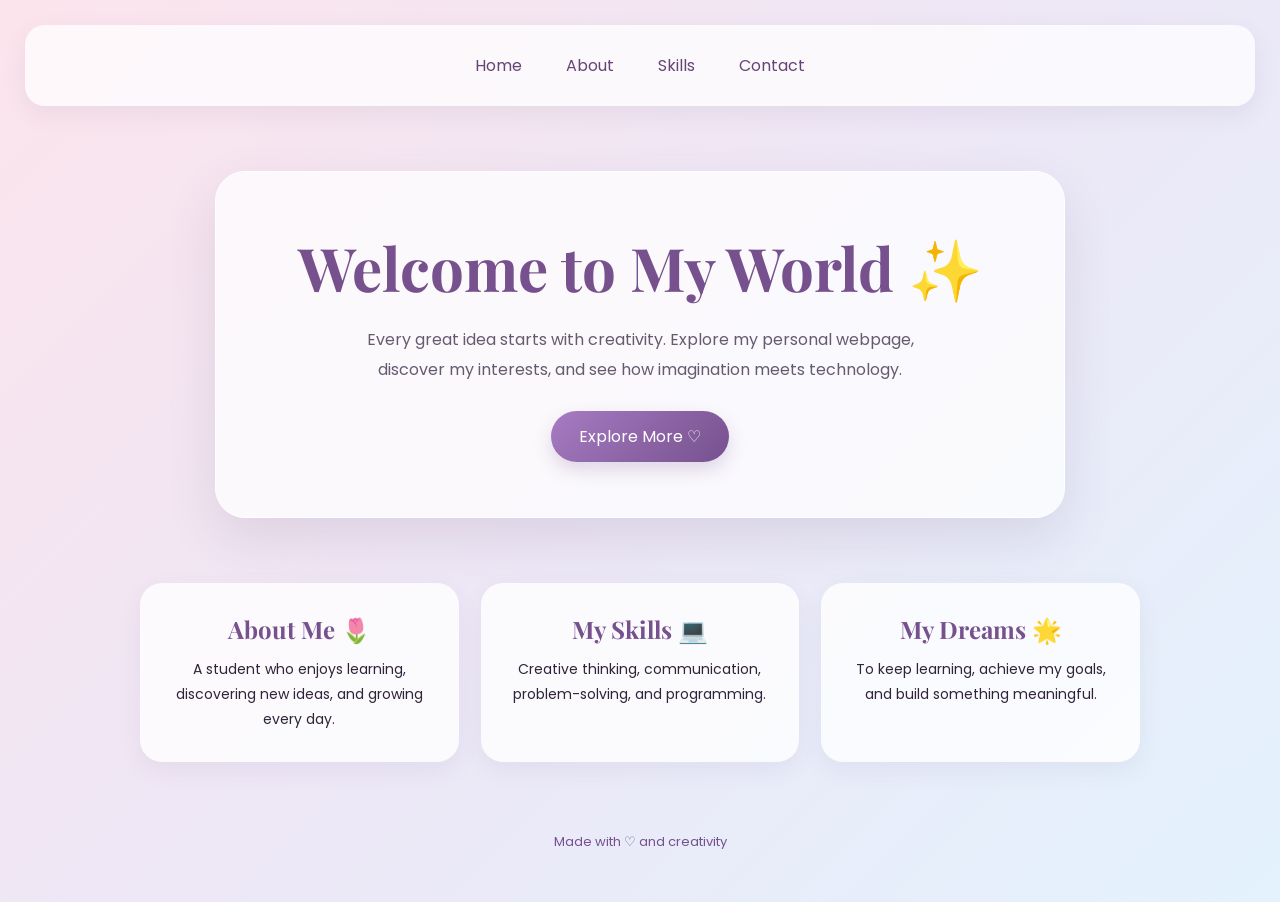
<file: aboutme.html>
<!DOCTYPE html>
<html lang="en">
<head>
    <meta charset="UTF-8">
    <meta name="viewport" content="width=device-width, initial-scale=1.0">
    <title>My Creative Webpage</title>

    <!-- Google Fonts -->
    <link rel="preconnect" href="https://fonts.googleapis.com">
    <link rel="preconnect" href="https://fonts.gstatic.com" crossorigin>
    <link href="https://fonts.googleapis.com/css2?family=Playfair+Display:wght@600;700&family=Poppins:wght@300;400;500;600;700&display=swap" rel="stylesheet">

    <style>
        * {
            margin: 0;
            padding: 0;
            box-sizing: border-box;
        }

        body {
            font-family: 'Poppins', sans-serif;
            background: linear-gradient(135deg, #fce4ec, #ede7f6, #e3f2fd);
            color: #30243a;
            min-height: 100vh;
            padding: 25px;
        }

        nav {
            display: flex;
            justify-content: center;
            flex-wrap: wrap;
            gap: 12px;
            padding: 18px;
            background: rgba(255, 255, 255, 0.75);
            border-radius: 20px;
            box-shadow: 0 8px 25px #59436b15;
        }

        nav a {
            text-decoration: none;
            color: #674477;
            padding: 10px 16px;
            border-radius: 25px;
            transition: 0.3s;
        }

        nav a:hover {
            background: #8e6bb3;
            color: white;
            transform: translateY(-3px);
        }

        .hero {
            max-width: 850px;
            margin: 65px auto;
            padding: 55px 25px;
            text-align: center;
            background: rgba(255, 255, 255, 0.75);
            border: 1px solid #ffffff;
            border-radius: 30px;
            box-shadow: 0 20px 50px #59436b20;
            animation: appear 1s ease;
        }

        .hero h1 {
            font-family: 'Playfair Display', serif;
            font-size: clamp(35px, 7vw, 60px);
            color: #76518e;
            margin-bottom: 18px;
        }

        .hero p {
            max-width: 600px;
            margin: 0 auto 25px;
            line-height: 1.9;
            color: #665a70;
        }

        .button {
            display: inline-block;
            padding: 13px 28px;
            background: linear-gradient(135deg, #a77bc2, #76518e);
            color: white;
            text-decoration: none;
            border-radius: 30px;
            box-shadow: 0 8px 18px #76518e35;
            transition: 0.3s;
        }

        .button:hover {
            transform: translateY(-4px);
            box-shadow: 0 12px 25px #76518e45;
        }

        .cards {
            max-width: 1000px;
            margin: 0 auto 45px;
            display: grid;
            grid-template-columns: repeat(auto-fit, minmax(220px, 1fr));
            gap: 22px;
        }

        .card {
            padding: 30px 22px;
            background: rgba(255, 255, 255, 0.8);
            border-radius: 22px;
            text-align: center;
            box-shadow: 0 8px 25px #59436b12;
            transition: 0.3s;
        }

        .card:hover {
            transform: translateY(-7px);
        }

        .card h2 {
            font-family: 'Playfair Display', serif;
            color: #76518e;
            margin-bottom: 12px;
        }

        .card p {
            font-size: 14px;
            line-height: 1.8;
        }

        footer {
            text-align: center;
            padding: 25px 10px;
            color: #76518e;
            font-size: 13px;
        }

        @keyframes appear {
            from {
                opacity: 0;
                transform: translateY(20px);
            }
            to {
                opacity: 1;
                transform: translateY(0);
            }
        }

        @media (max-width: 500px) {
            body {
                padding: 14px;
            }

            .hero {
                margin: 35px auto;
                padding: 38px 18px;
            }
        }
    </style>
</head>
<body>

    <nav>
        <a href="#home">Home</a>
        <a href="#about">About</a>
        <a href="#skills">Skills</a>
        <a href="#contact">Contact</a>
    </nav>

    <section class="hero" id="home">
        <h1>Welcome to My World ✨</h1>
        <p>
            Every great idea starts with creativity.
            Explore my personal webpage, discover my interests,
            and see how imagination meets technology.
        </p>
        <a href="#about" class="button">Explore More ♡</a>
    </section>

    <section class="cards">
        <div class="card" id="about">
            <h2>About Me 🌷</h2>
            <p>A student who enjoys learning, discovering new ideas, and growing every day.</p>
        </div>

        <div class="card" id="skills">
            <h2>My Skills 💻</h2>
            <p>Creative thinking, communication, problem-solving, and programming.</p>
        </div>

        <div class="card" id="contact">
            <h2>My Dreams 🌟</h2>
            <p>To keep learning, achieve my goals, and build something meaningful.</p>
        </div>
    </section>

    <footer>
        Made with ♡ and creativity
    </footer>

</body>
</html>
</file>
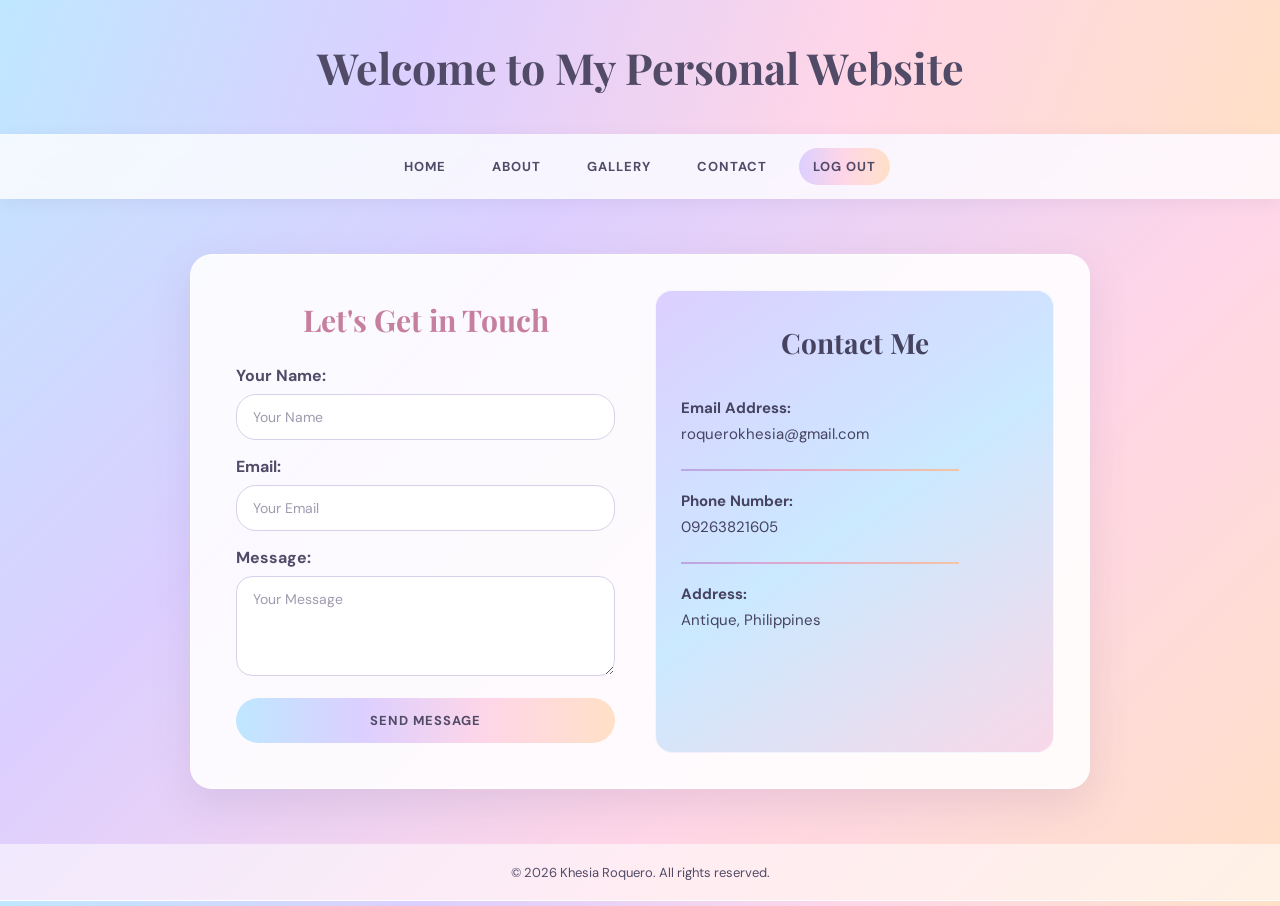
<file: contact.html>
<!DOCTYPE html> 
<html lang="en"> 
<head> 
    <meta charset="UTF-8"> 
    <meta name="viewport" content="width=device-width, initial-scale=1.0"> 
    <title>Contact - Personal Website</title> 
    <link rel="stylesheet" href="contact.css"> 
     
</head> 
<body class="contact-background"> 
    <header> 
        <h1>Welcome to My Personal Website</h1> 
    </header> 
  
    <nav> 
        <ul> 
            <li><a href="index.html">HOME</a></li> 
            <li class="dropdown"> 
                <a href="#" class="dropbtn">ABOUT</a> 
                <div class="dropdown-content"> 
                    <a href="skills.html">Skills I'm Developing</a> 
                    <a href="goals.html">My Goals as a Student</a> 
                    <a href="funfacts.html">Fun Facts About Me</a> 
                </div> 
            </li> 
  
            <li><a href="gallery.html">GALLERY</a></li> 
            <li><a href="contact.html">CONTACT</a></li> 
            <a href="javascript:void(0);" class="logout-button" onclick="confirmLogout()">LOG 
OUT</a> 
  
        </ul> 
    </nav> 
    <section id="section2"></section> 
    <section id="contact"> 
        <div class="contact-content"> 
            <!-- Contact Form --> 
            <form id="contactForm" class="contact-form"> 
                <h2>Let's Get in Touch</h2> 
                <label for="name">Your Name:</label> 
                <input type="text" id="name" name="name" placeholder="Your Name"> 
                <span class="error"  id="nameError"></span> 
     
                <label for="email">Email:</label> 
                <input type="email" id="email" name="email" placeholder="Your Email"> 
                <span class="error" id="emailError"></span> 
     
                <label for="message">Message:</label> 
                <textarea id="message" name="message" placeholder="Your Message"></textarea> 
                <span class="error" id="messageError"></span> 
     
                <button type="submit"><strong>SEND MESSAGE</strong> </button> 
            </form> 
     
            <!-- New Container for Contact Details --> 
            <div class="contact-details"> 
                <h3><center>Contact Me</center></h3> 
                <p><strong>Email Address:</strong> <br>roquerokhesia@gmail.com</p> 
                <hr width="75%" size="1" color="Orange" align="left"> 
                <p><strong>Phone Number:</strong> <br>09263821605</p> 
                <hr width="75%" size="1" color="Orange" align="left"> 
                <p><strong>Address:</strong> <br> Antique, Philippines</p> 
            </div> 
        </div> 
    </section> 
     
     
    <footer>
          <p>&copy; 2026 Khesia Roquero. All rights reserved.</p> 
    </footer> 
    <div class="footer-divider"></div> <!-- Orange line --> 
  
  
  
  
    <script> 
  const form = document.querySelector("#contactForm"); 
const nameInput = document.querySelector("#name"); 
const emailInput = document.querySelector("#email"); 
const messageInput = document.querySelector("#message"); 
  
form.addEventListener("submit", function(event) { 
    let isValid = true; 
  
    // Clear all previous error messages 
    document.querySelectorAll(".error").forEach(function(errorElement) { 
        errorElement.textContent = ""; 
    }); 
  
    // Validate Name 
    if (nameInput.value.trim() === "") { 
        document.getElementById('nameError').textContent = "Name is required"; 
        isValid = false; 
    } 
  
    // Validate Email 
    if (emailInput.value.trim() === "") { 
        document.getElementById('emailError').textContent = "Email is required"; 
        isValid = false; 
    } else if (!validateEmail(emailInput.value)) { 
        document.getElementById('emailError').textContent = "Please enter a valid email"; 
        isValid = false; 
    } 
  
    // Validate Message 
    if (messageInput.value.trim() === "") { 
        document.getElementById('messageError').textContent = "Message is required"; 
        isValid = false; 
    } 
  
    // Prevent form submission if there are errors 
    if (!isValid) { 
        event.preventDefault(); 
    } 
}); 
  
// Function to validate email format 
function validateEmail(email) { 
    const re = /^[^\s@]+@[^\s@]+\.[^\s@]+$/; 
    return re.test(String(email).toLowerCase()); 
} 
  
    </script> 
  
  
<script> 
document.getElementById('contactForm').addEventListener('submit', function(event) { 
    event.preventDefault(); // Prevent the default form submission 
  
    // Get form values 
    const name = document.getElementById('name').value; 
    const email = document.getElementById('email').value; 
    const message = document.getElementById('message').value; 
  
    // Simple validation (can be extended) 
    if (name === "" || email === "" || message === "") { 
        alert("Please fill in all fields before submitting."); 
        return; // Exit the function if validation fails 
    } 
  
    // Simulating a successful message submission 
    alert("Your message has been sent successfully!");
      // Clear form fields after submission 
    document.getElementById('contactForm').reset(); 
}); 
  
</script> 
  
  
<script> 
    // Logout function with confirmation 
    function confirmLogout() { 
        // Show a confirmation message to the user 
        const confirmLogout = confirm("Are you sure you want to log out?"); 
     
        // If the user confirms, proceed with logging out 
        if (confirmLogout) { 
            // Mark the user as logged out in localStorage (if used) 
            localStorage.removeItem('isLoggedIn'); // Or any other keys related to login 
credentials 
     
            // Redirect to the login page 
            window.location.href = 'login.html'; 
        } else { 
            // If the user cancels, do nothing 
            return; 
        } 
    } 
     
    </script> 
  
</body> 
</html>
</file>
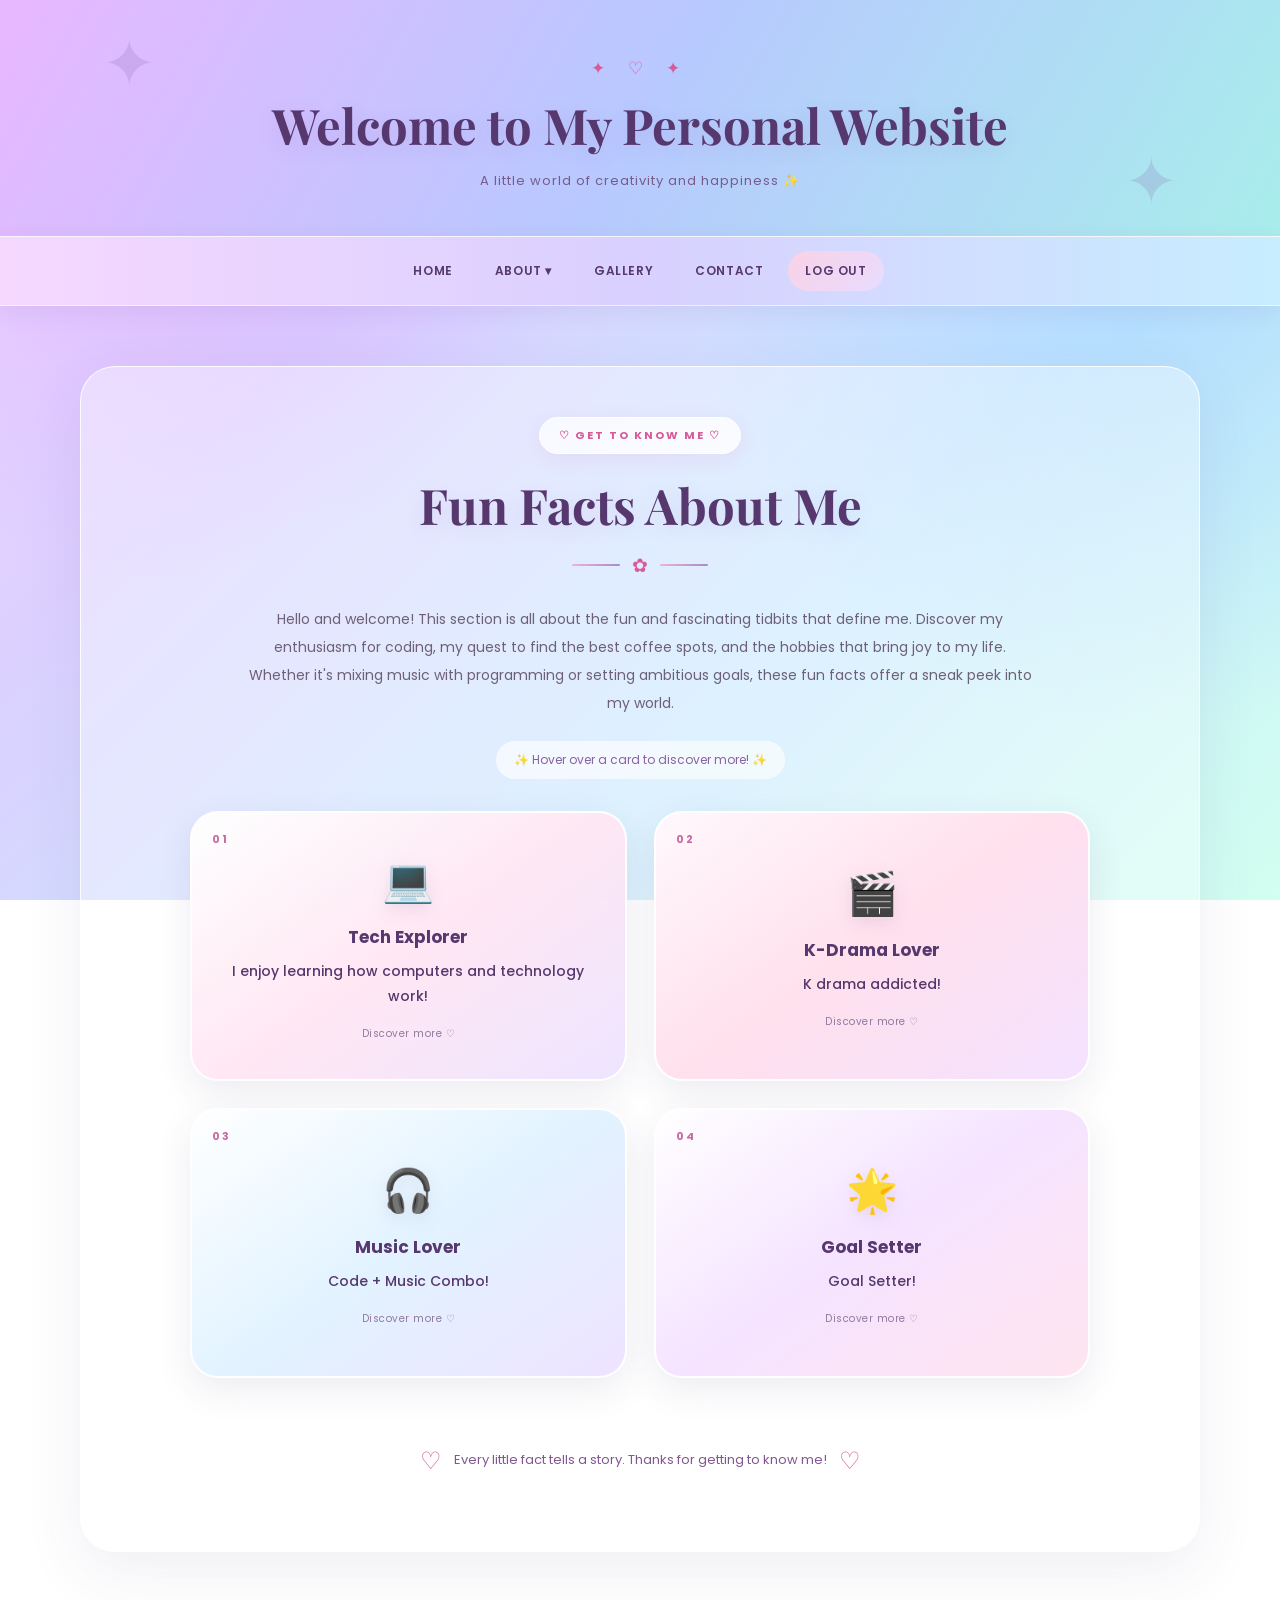
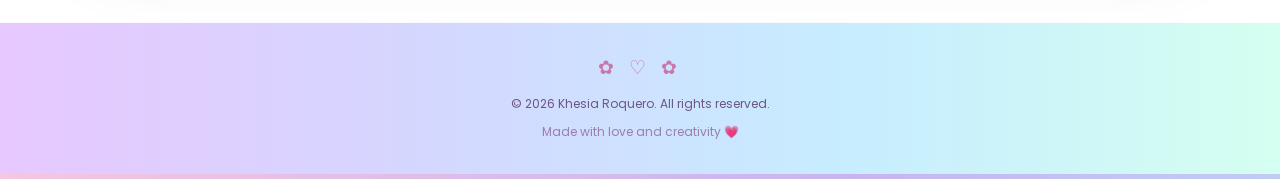
<file: funfacts.html>
<!DOCTYPE html>
<html lang="en">

<head>
    <meta charset="UTF-8">
    <meta name="viewport" content="width=device-width, initial-scale=1.0">

    <title>Fun Facts About Me | Khesia</title>

    <!-- GOOGLE FONTS -->
    <link rel="preconnect" href="https://fonts.googleapis.com">
    <link rel="preconnect" href="https://fonts.gstatic.com" crossorigin>
    <link href="https://fonts.googleapis.com/css2?family=Poppins:wght@300;400;500;600;700&family=Playfair+Display:wght@600;700&display=swap" rel="stylesheet">

    <link rel="stylesheet" href="style.css">
</head>

<body>

    <!-- HEADER -->
    <header>
        <div class="header-decoration">✦ ♡ ✦</div>
        <h1>Welcome to My Personal Website</h1>
        <p class="subtitle">A little world of creativity and happiness ✨</p>
    </header>

    <!-- NAVIGATION -->
    <nav>
        <ul>
            <li>
                <a href="index.html">HOME</a>
            </li>

            <li class="dropdown">
                <a href="#" class="dropbtn">ABOUT ▾</a>

                <div class="dropdown-content">
                    <a href="skills.html">Skills I'm Developing</a>
                    <a href="goals.html">My Goals as a Student</a>
                    <a href="funfacts.html">Fun Facts About Me</a>
                </div>
            </li>

            <li>
                <a href="gallery.html">GALLERY</a>
            </li>

            <li>
                <a href="contact.html">CONTACT</a>
            </li>

            <li>
                <a href="#" class="logout-button" onclick="confirmLogout(event)">
                    LOG OUT
                </a>
            </li>
        </ul>
    </nav>

    <section id="section2"></section>

    <!-- FUN FACTS SECTION -->
    <section id="drop">

        <div class="section-label">♡ GET TO KNOW ME ♡</div>

        <h2>Fun Facts About Me</h2>

        <div class="title-decoration">
            <span></span>
            ✿
            <span></span>
        </div>

        <p class="intro">
            Hello and welcome! This section is all about the fun and fascinating
            tidbits that define me. Discover my enthusiasm for coding, my quest
            to find the best coffee spots, and the hobbies that bring joy to my
            life. Whether it's mixing music with programming or setting
            ambitious goals, these fun facts offer a sneak peek into my world.
        </p>

        <p class="instruction">✨ Hover over a card to discover more! ✨</p>

        <div class="funfact-container">

            <!-- FUN FACT 1 -->
            <div class="funfact-card">
                <div class="funfact-inner">

                    <div class="funfact-front">
                        <span class="fact-number">01</span>
                        <div class="fact-icon">💻</div>
                        <h3>Tech Explorer</h3>
                        <p>I enjoy learning how computers and technology work!</p>
                        <span class="flip-hint">Discover more ♡</span>
                    </div>

                    <div class="funfact-back">
                        <div class="fact-icon">🌐</div>
                        <h3>Little Developer</h3>
                        <p>
                            I like creating simple website in my free time!
                        </p>
                        <span class="back-decoration">Keep creating ✨</span>
                    </div>

                </div>
            </div>

            <!-- FUN FACT 2 -->
            <div class="funfact-card">
                <div class="funfact-inner">

                    <div class="funfact-front">
                        <span class="fact-number">02</span>
                        <div class="fact-icon">🎬</div>
                        <h3>K-Drama Lover</h3>
                        <p>K drama addicted!</p>
                        <span class="flip-hint">Discover more ♡</span>
                    </div>

                    <div class="funfact-back">
                        <div class="fact-icon">🌸</div>
                        <h3>Drama Time</h3>
                        <p>
                            I love watching k dramas especialy when i have free time
                            !
                        </p>
                        <span class="back-decoration">Relax and enjoy ♡</span>
                    </div>

                </div>
            </div>

            <!-- FUN FACT 3 -->
            <div class="funfact-card">
                <div class="funfact-inner">

                    <div class="funfact-front">
                        <span class="fact-number">03</span>
                        <div class="fact-icon">🎧</div>
                        <h3>Music Lover</h3>
                        <p>Code + Music Combo!</p>
                        <span class="flip-hint">Discover more ♡</span>
                    </div>

                    <div class="funfact-back">
                        <div class="fact-icon">🎵</div>
                        <h3>Music & Coding</h3>
                        <p>
                            My best code happens when I'm listening
                            to random musics!
                        </p>
                        <span class="back-decoration">Code with rhythm ✨</span>
                    </div>

                </div>
            </div>

            <!-- FUN FACT 4 -->
            <div class="funfact-card">
                <div class="funfact-inner">

                    <div class="funfact-front">
                        <span class="fact-number">04</span>
                        <div class="fact-icon">🌟</div>
                        <h3>Goal Setter</h3>
                        <p>Goal Setter!</p>
                        <span class="flip-hint">Discover more ♡</span>
                    </div>

                    <div class="funfact-back">
                        <div class="fact-icon">🎯</div>
                        <h3>Dream Chaser</h3>
                        <p>
                            I stay focused on my goals even when i face challenges!
                        </p>
                        <span class="back-decoration">Dream big ♡</span>
                    </div>

                </div>
            </div>

        </div>

        <!-- CLOSING MESSAGE -->
        <div class="closing-message">
            <span class="closing-heart">♡</span>
            <p>Every little fact tells a story. Thanks for getting to know me!</p>
            <span class="closing-heart">♡</span>
        </div>

    </section>

    <!-- FOOTER -->
    <footer>
        <div class="footer-symbol">✿ ♡ ✿</div>
        <p>&copy; 2026 Khesia Roquero. All rights reserved.</p>
        <p class="footer-caption">Made with love and creativity 💗</p>
    </footer>

    <div class="footer-divider"></div>

    <script>
        // Logout function with confirmation
        function confirmLogout(event) {

            // Prevent the link from immediately redirecting
            event.preventDefault();

            // Ask the user for confirmation
            const logoutConfirmed = confirm(
                "Are you sure you want to log out?"
            );

            // If the user confirms, log out
            if (logoutConfirmed) {

                // Remove login status from localStorage
                localStorage.removeItem("isLoggedIn");

                // Redirect to the login page
                window.location.href = "login.html";
            }

            // If the user cancels, nothing happens
        }
    </script>

</body>

</html>
</file>
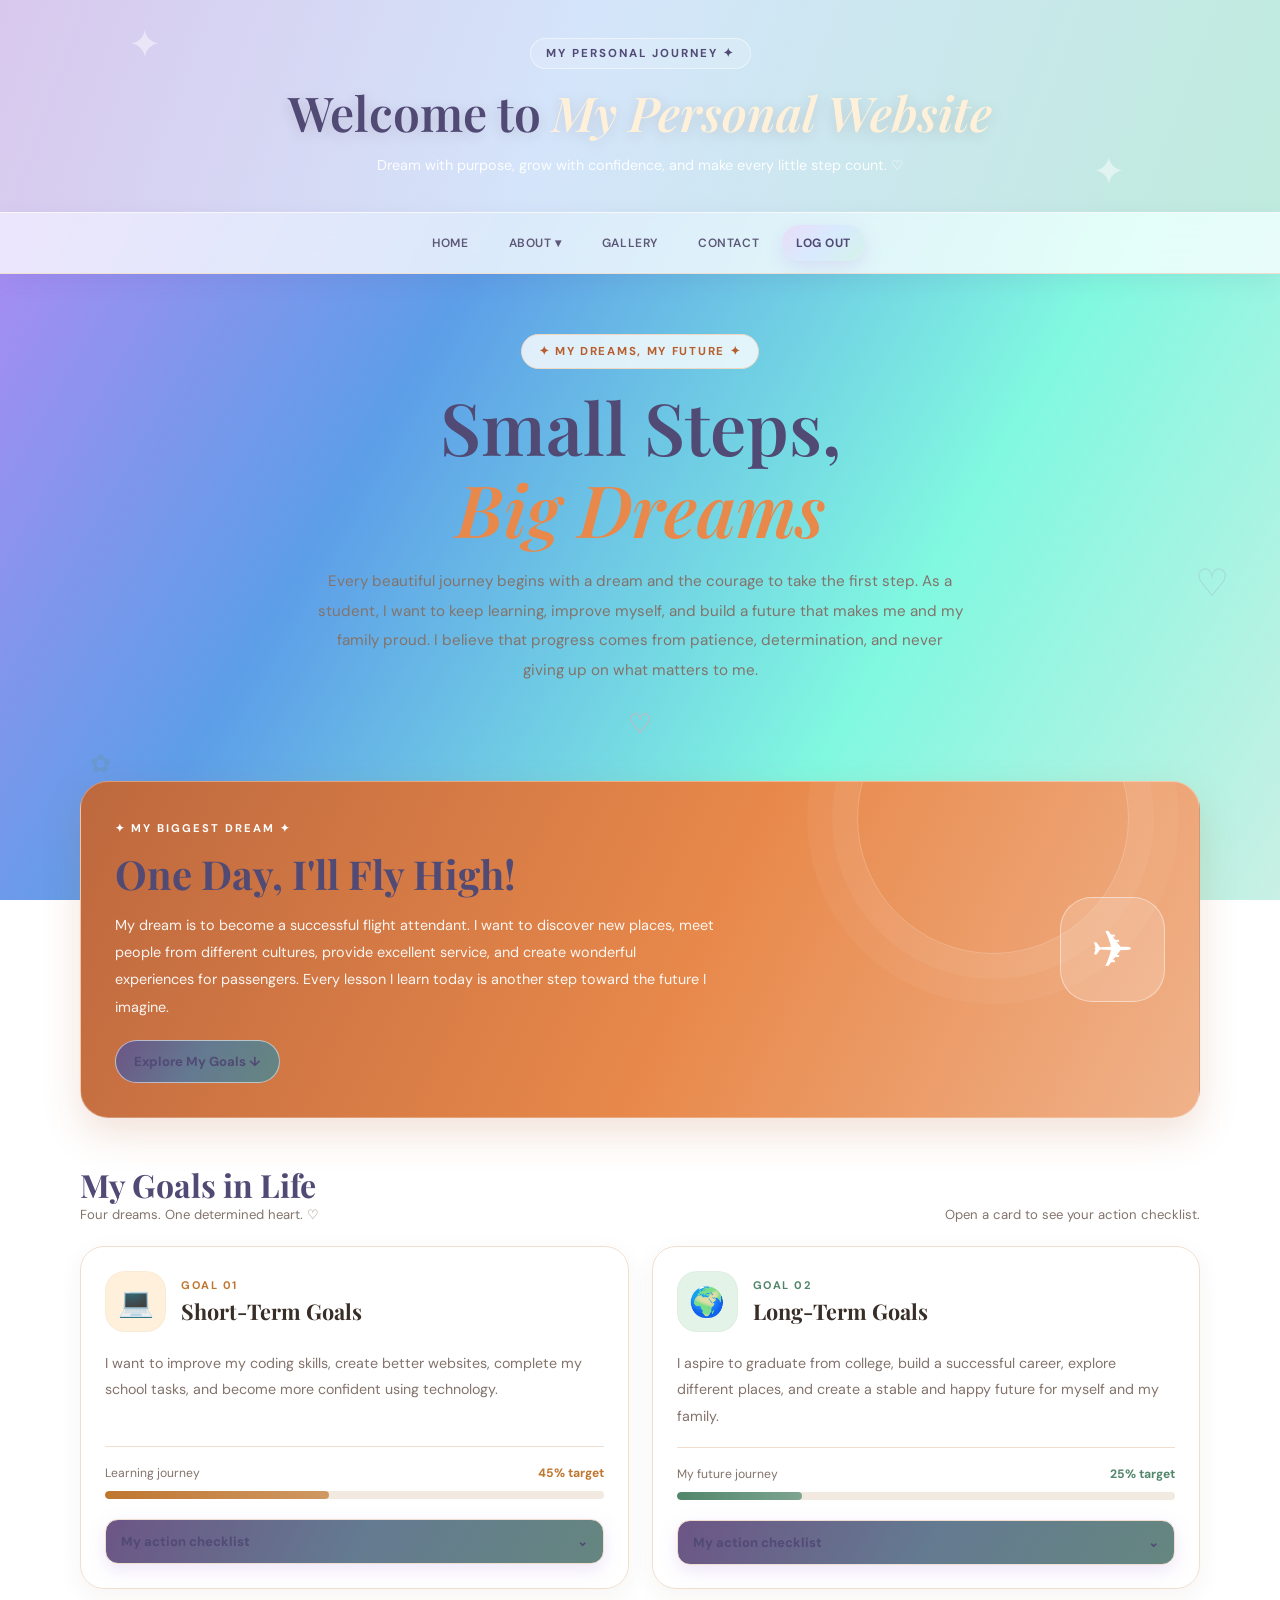
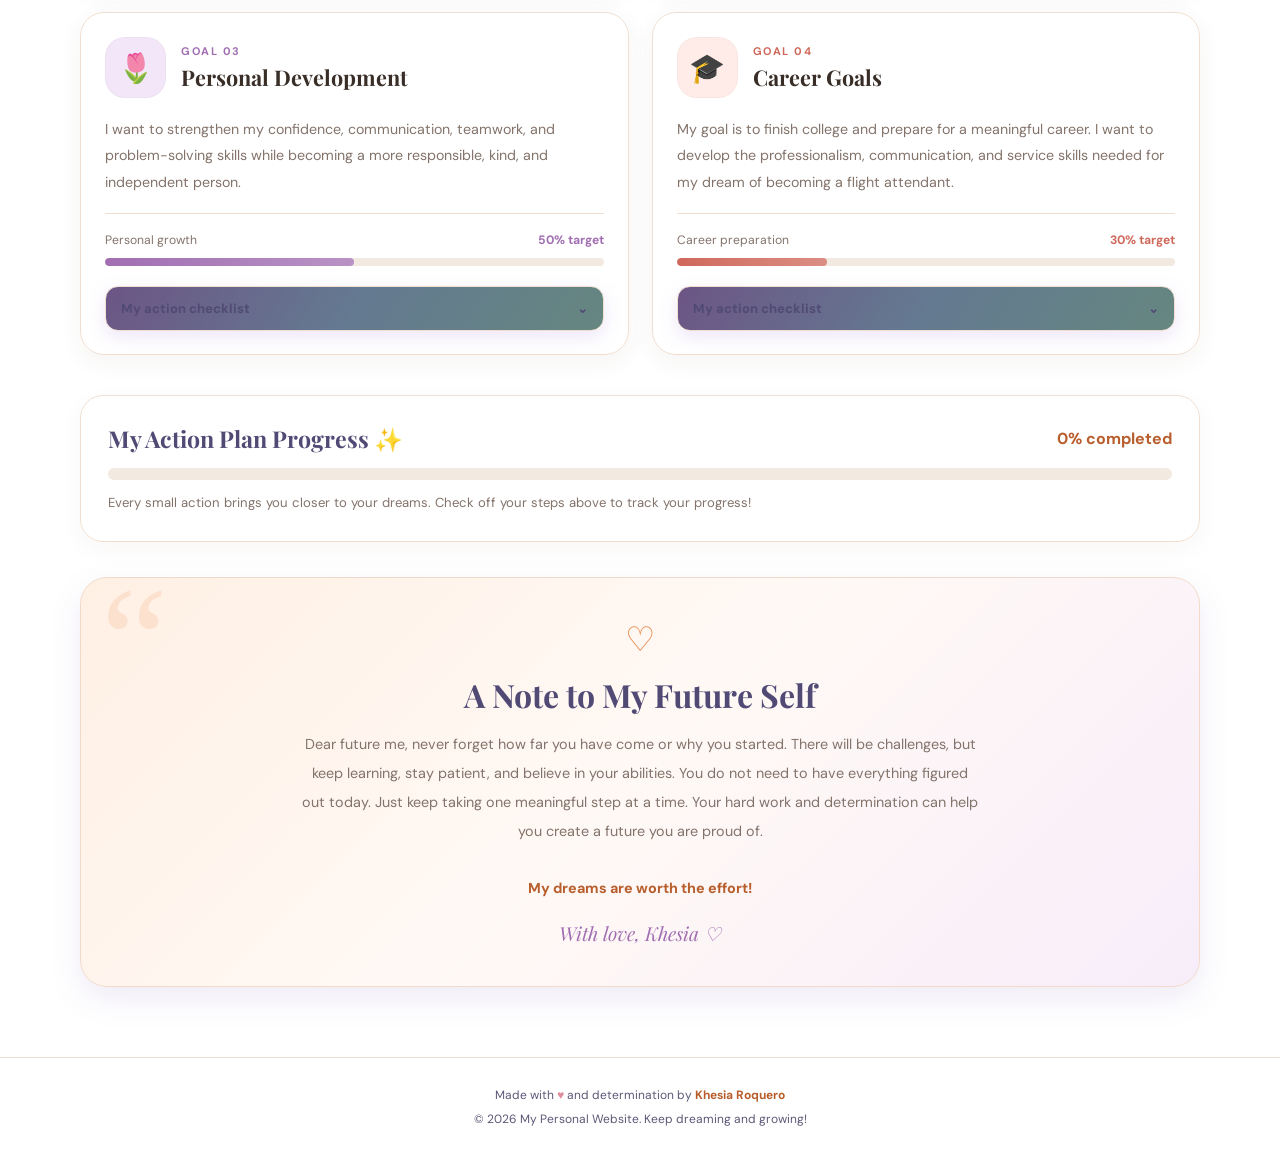
<file: goals.html>
<!DOCTYPE html>
<html lang="en">
<head>
    <meta charset="UTF-8">
    <meta name="viewport" content="width=device-width, initial-scale=1.0">

    <title>My Goals | Khesia Roquero</title>

    <!-- Google Fonts -->
    <link rel="preconnect" href="https://fonts.googleapis.com">
    <link rel="preconnect" href="https://fonts.gstatic.com" crossorigin>
    <link href="https://fonts.googleapis.com/css2?family=DM+Sans:wght@400;500;600;700&family=Playfair+Display:wght@500;600;700&display=swap"
          rel="stylesheet">
    <link rel="preconnect" href="https://fonts.googleapis.com">
    <link rel="preconnect" href="https://fonts.gstatic.com" crossorigin>
    <link href="https://fonts.googleapis.com/css2?family=DM+Sans:wght@400;500;600;700&family=Playfair+Display:wght@500;600;700&display=swap" rel="stylesheet">
    <link rel="stylesheet" href="style.css">
    <link rel="stylesheet" href="goals.css">
    <style>

        /* =========================
           GLOBAL DESIGN
        ========================= */

        :root {
            --orange: #e8894b;
            --orange-dark: #b85e2d;
            --cream: #fffaf4;
            --white: #ffffff;
            --dark: #382d27;
            --muted: #83736b;
            --peach: #ffeadb;
            --border: #f0dfd0;
            --rose: #e7a6a9;
            --green: #668c70;
            --purple: #a37cb5;
            --shadow: 0 14px 38px rgba(91, 57, 37, 0.09);
        }

        * {
            margin: 0;
            padding: 0;
            box-sizing: border-box;
        }
html {
            scroll-behavior: smooth;
            scroll-padding-top: 90px;
        }

        body {
            min-height: 100vh;
            font-family: "DM Sans", sans-serif;
            color: var(--dark);
            background:
                radial-gradient(
                    circle at 8% 10%,
                    rgba(255, 199, 164, 0.32),
                    transparent 25%
                ),
                radial-gradient(
                    circle at 95% 45%,
                    rgba(231, 166, 169, 0.19),
                    transparent 26%
                ),
                radial-gradient(
                    circle at 10% 85%,
                    rgba(211, 191, 234, 0.20),
                    transparent 25%
                ),
                var(--cream);
            overflow-x: hidden;
        }

        body,
        button,
        a {
            font-family: "DM Sans", sans-serif;
        }

        a {
            color: inherit;
            text-decoration: none;
        }

        button {
            font: inherit;
        }

        button:focus-visible,
        a:focus-visible {
            outline: 3px solid var(--orange-dark);
            outline-offset: 4px;
        }

        button:disabled {
            opacity: 0.55;
            cursor: not-allowed;
        }

        .container {
            width: min(1120px, 92%);
            margin: auto;
        }

        /* =========================
           FLOATING DECORATIONS
        ========================= */

        .floating-decoration {
            position: fixed;
            z-index: -1;
            pointer-events: none;
            color: rgba(232, 137, 75, 0.23);
            animation: float 6s ease-in-out infinite;
        }
        .decoration-one {
            top: 24%;
            left: 3%;
            font-size: 30px;
        }

        .decoration-two {
            top: 62%;
            right: 4%;
            color: rgba(163, 124, 181, 0.24);
            font-size: 38px;
            animation-delay: 1.5s;
        }

        .decoration-three {
            top: 83%;
            left: 7%;
            color: rgba(102, 140, 112, 0.22);
            font-size: 25px;
            animation-delay: 2s;
        }

        /* =========================
           HEADER
        ========================= */

        header {
            position: relative;
            overflow: hidden;
            padding: 38px 16px 33px;
            text-align: center;
            color: white;
            background:
                radial-gradient(
                    circle at 15% 20%,
                    rgba(255,255,255,0.24),
                    transparent 25%
                ),
                linear-gradient(
                    120deg,
                    #bd7657,
                    #e99b7b,
                    #d8a2a9,
                    #bda8d5
                );
        }

        header::before,
        header::after {
            content: "✦";
            position: absolute;
            color: rgba(255,255,255,0.48);
            font-size: 40px;
            animation: twinkle 3s ease-in-out infinite;
        }

        header::before {
            top: 18px;
            left: 10%;
        }

        header::after {
            right: 12%;
            bottom: 15px;
            animation-delay: 1s;
        }

        .header-badge {
            display: inline-block;
            margin-bottom: 12px;
            padding: 7px 15px;
            border: 1px solid rgba(255,255,255,0.48);
            border-radius: 30px;
            background: rgba(255,255,255,0.16);
            font-size: 0.72rem;
            font-weight: 700;
            letter-spacing: 2px;
        }

        header h1 {
            font-family: "Playfair Display", serif;
            font-size: clamp(1.8rem, 5vw, 3rem);
            font-weight: 600;
            text-shadow: 0 3px 14px rgba(88, 49, 45, 0.15);
        }

        header h1 span {
            color: #fff1d9;
            font-style: italic;
        }
        .header-subtitle {
            max-width: 550px;
            margin: 10px auto 0;
            color: rgba(255,255,255,0.94);
            font-size: 0.9rem;
            line-height: 1.8;
        }

        /* =========================
           NAVIGATION
        ========================= */

        nav {
            position: sticky;
            top: 0;
            z-index: 100;
            border-bottom: 1px solid var(--border);
            background: rgba(255, 250, 244, 0.94);
            backdrop-filter: blur(15px);
        }

        nav ul {
            display: flex;
            align-items: center;
            justify-content: center;
            flex-wrap: wrap;
            gap: 6px;
            padding: 11px 8px;
            list-style: none;
        }

        nav li {
            position: relative;
        }

        nav li > a,
        .logout-button {
            display: block;
            padding: 10px 14px;
            border: none;
            border-radius: 30px;
            background: transparent;
            color: #6f5b4f;
            font-size: 0.75rem;
            font-weight: 700;
            letter-spacing: 0.5px;
            cursor: pointer;
            transition: 0.25s ease;
        }

        nav li > a:hover,
        nav li > a.active,
        .dropbtn[aria-expanded="true"] {
            color: var(--orange-dark);
            background: var(--peach);
        }

        .logout-button {
            color: white;
            background: var(--orange);
        }

        .logout-button:hover {
            background: var(--orange-dark);
            transform: translateY(-2px);
        }

        .dropdown-content {
            display: none;
            position: absolute;
            top: calc(100% + 7px);
            left: 0;
            min-width: 205px;
            padding: 8px;
            border: 1px solid var(--border);
            border-radius: 16px;
            background: white;
            box-shadow: var(--shadow);
        }

        .dropdown-content.show {
            display: block;
            animation: fadeUp 0.2s ease both;
        }

        .dropdown-content a {
            display: block;
            padding: 12px;
            border-radius: 10px;
            font-size: 0.84rem;
        }

        .dropdown-content a:hover,
        .dropdown-content a.active {
            color: var(--orange-dark);
            background: var(--peach);
        }

        /* =========================
           MAIN INTRODUCTION
        ========================= */

        main {
            padding: 60px 0 70px;
        }

        .goals-intro {
            max-width: 760px;
            margin: 0 auto 40px;
            text-align: center;
            animation: fadeUp 0.7s ease both;
        }

        .eyebrow {
            display: inline-block;
            margin-bottom: 17px;
            padding: 9px 17px;
            border: 1px solid #f0d7c2;
            border-radius: 30px;
            background: rgba(255,255,255,0.8);
            color: var(--orange-dark);
            font-size: 0.72rem;
            font-weight: 700;
            letter-spacing: 1.7px;
        }

        .goals-intro h2 {
            margin-bottom: 18px;
            font-family: "Playfair Display", serif;
            font-size: clamp(2.5rem, 7vw, 4.5rem);
            font-weight: 600;
            line-height: 1.13;
        }

        .goals-intro h2 span {
            display: block;
            color: var(--orange);
            font-style: italic;
        }
        .goals-intro p {
            max-width: 650px;
            margin: auto;
            color: var(--muted);
            font-size: 0.95rem;
            line-height: 1.95;
        }

        .intro-heart {
            display: inline-block;
            margin-top: 20px;
            color: var(--rose);
            font-size: 1.7rem;
            animation: heartbeat 2s ease-in-out infinite;
        }

        /* =========================
           DREAM CAREER BANNER
        ========================= */

        .dream-banner {
            position: relative;
            display: flex;
            align-items: center;
            justify-content: space-between;
            gap: 25px;
            overflow: hidden;
            margin-bottom: 45px;
            padding: 34px;
            border: 1px solid rgba(255,255,255,0.3);
            border-radius: 28px;
            color: white;
            background: linear-gradient(
                115deg,
                #bd683e,
                #e8894b 55%,
                #f0b28a
            );
            box-shadow: 0 16px 38px rgba(184, 94, 45, 0.18);
            animation: fadeUp 0.7s ease 0.1s both;
        }

        .dream-banner::before {
            content: "";
            position: absolute;
            top: -100px;
            right: 70px;
            width: 270px;
            height: 270px;
            border: 1px solid rgba(255,255,255,0.24);
            border-radius: 50%;
            box-shadow:
                0 0 0 25px rgba(255,255,255,0.05),
                0 0 0 50px rgba(255,255,255,0.04);
        }

        .dream-text {
            position: relative;
            z-index: 1;
            max-width: 680px;
        }

        .dream-label {
            display: inline-block;
            margin-bottom: 12px;
            font-size: 0.7rem;
            font-weight: 700;
            letter-spacing: 2px;
        }

        .dream-text h3 {
            margin-bottom: 12px;
            font-family: "Playfair Display", serif;
            font-size: clamp(1.65rem, 4vw, 2.5rem);
        }

        .dream-text p {
            max-width: 600px;
            color: rgba(255,255,255,0.93);
            font-size: 0.9rem;
            line-height: 1.9;
        }

        .dream-button {
            display: inline-block;
            margin-top: 19px;
            padding: 12px 18px;
            border: 1px solid rgba(255,255,255,0.55);
            border-radius: 30px;
            color: white;
            background: rgba(255,255,255,0.15);
            font-size: 0.82rem;
            font-weight: 700;
            transition: 0.25s ease;
        }

        .dream-button:hover {
            color: var(--orange-dark);
            background: white;
            transform: translateY(-2px);
        }

        .dream-icon {
            position: relative;
            z-index: 1;
            display: flex;
            flex-shrink: 0;
            align-items: center;
            justify-content: center;
            width: 105px;
            height: 105px;
            border: 1px solid rgba(255,255,255,0.45);
            border-radius: 32px;
            background: rgba(255,255,255,0.17);
            font-size: 3.2rem;
            animation: planeFloat 4s ease-in-out infinite;
        }

        /* =========================
           GOALS SECTION
        ========================= */

        .section-heading {
            display: flex;
            align-items: flex-end;
            justify-content: space-between;
            gap: 15px;
            margin-bottom: 23px;
        }

        .section-heading h3 {
            font-family: "Playfair Display", serif;
            font-size: clamp(1.6rem, 4vw, 2rem);
        }

        .section-heading p {
            color: var(--muted);
            font-size: 0.82rem;
        }

        .goal-grid {
            display: grid;
            grid-template-columns: repeat(2, minmax(0, 1fr));
            gap: 23px;
        }

        .goal-card {
            --accent: var(--orange);

            overflow: hidden;
            border: 1px solid var(--border);
            border-radius: 24px;
            background: rgba(255,255,255,0.88);
            box-shadow: 0 7px 25px rgba(91,57,37,0.055);
            transition: transform 0.3s, box-shadow 0.3s, border-color 0.3s;
            animation: fadeUp 0.65s ease both;
        }
        .goal-card:nth-child(2) {
            animation-delay: 0.08s;
        }

        .goal-card:nth-child(3) {
            animation-delay: 0.16s;
        }

        .goal-card:nth-child(4) {
            animation-delay: 0.24s;
        }

        .goal-card:hover {
            transform: translateY(-6px);
            border-color: #e8c3a7;
            box-shadow: var(--shadow);
        }

        .goal-card.short-term {
            --accent: #bf762e;
            --icon-bg: #fff0dc;
        }

        .goal-card.long-term {
            --accent: #51866b;
            --icon-bg: #e4f3e8;
        }

        .goal-card.personal {
            --accent: #a16eb2;
            --icon-bg: #f2e6f8;
        }

        .goal-card.career {
            --accent: #cf685b;
            --icon-bg: #ffebe7;
        }

        .goal-top {
            display: flex;
            align-items: center;
            gap: 15px;
            padding: 24px 24px 18px;
        }

        .goal-icon {
            display: flex;
            align-items: center;
            justify-content: center;
            flex-shrink: 0;
            width: 61px;
            height: 61px;
            border: 1px solid rgba(0,0,0,0.025);
            border-radius: 20px;
            color: var(--accent);
            background: var(--icon-bg);
            font-size: 1.8rem;
            transition: transform 0.3s;
        }

        .goal-card:hover .goal-icon {
            transform: rotate(-7deg) scale(1.06);
        }

        .goal-label {
            margin-bottom: 5px;
            color: var(--accent);
            font-size: 0.69rem;
            font-weight: 700;
            letter-spacing: 1.5px;
            text-transform: uppercase;
        }

        .goal-top h4 {
            font-family: "Playfair Display", serif;
            font-size: 1.35rem;
        }

        .goal-content {
            padding: 0 24px 23px;
        }

        .goal-description {
            min-height: 78px;
            color: var(--muted);
            font-size: 0.89rem;
            line-height: 1.85;
        }

        .goal-divider {
            height: 1px;
            margin: 18px 0;
            background: var(--border);
        }

        .goal-progress-heading {
            display: flex;
            justify-content: space-between;
            gap: 10px;
            margin-bottom: 10px;
            font-size: 0.76rem;
        }

        .goal-progress-heading span:first-child {
            color: var(--muted);
        }

        .goal-progress-heading strong {
            color: var(--accent);
        }

        .progress-track {
            height: 8px;
            overflow: hidden;
            border-radius: 30px;
            background: #f2e9e1;
        }

        .progress-fill {
            width: var(--progress);
            height: 100%;
            border-radius: inherit;
            background: linear-gradient(
                90deg,
                var(--accent),
                color-mix(in srgb, var(--accent), white 25%)
            );
            transform-origin: left;
            animation: progressIn 1.1s ease both;
        }

        .goal-toggle {
            display: flex;
            align-items: center;
            justify-content: space-between;
            width: 100%;
            margin-top: 20px;
            padding: 13px 15px;
            border: 1px solid var(--border);
            border-radius: 13px;
            color: var(--dark);
            background: #fffaf5;
            font-size: 0.82rem;
            font-weight: 700;
            text-align: left;
            cursor: pointer;
            transition: 0.25s ease;
        }

        .goal-toggle:hover {
            border-color: var(--accent);
            color: var(--accent);
        }

        .toggle-icon {
            transition: transform 0.25s;
        }

        .goal-toggle[aria-expanded="true"] .toggle-icon {
            transform: rotate(180deg);
        }

        .goal-details {
            display: none;
            padding: 18px 2px 2px;
            color: var(--muted);
            font-size: 0.85rem;
            line-height: 1.85;
        }

        .goal-details.open {
            display: block;
            animation: fadeUp 0.25s ease both;
        }

        .goal-details h5 {
            margin-bottom: 10px;
            color: var(--dark);
            font-size: 0.86rem;
        }

        .goal-details ul {
            padding-left: 4px;
            list-style: none;
        }

        .goal-details li {
            margin: 9px 0;
        }

        .goal-check {
            display: flex;
            align-items: flex-start;
            gap: 9px;
            cursor: pointer;
        }

        .goal-check input {
            width: 16px;
            height: 16px;
            margin-top: 5px;
            flex-shrink: 0;
            accent-color: var(--accent);
            cursor: pointer;
        }

        .goal-check input:checked + span {
            color: #9b918a;
            text-decoration: line-through;
        }

        .check-summary {
            margin-top: 13px;
            padding: 10px 12px;
            border-radius: 10px;
            background: var(--icon-bg);
            color: var(--accent);
            font-size: 0.78rem;
            font-weight: 700;
        }

        /* =========================
           OVERALL PROGRESS
        ========================= */

        .overall-progress {
            margin-top: 40px;
            padding: 27px;
            border: 1px solid var(--border);
            border-radius: 23px;
            background: rgba(255,255,255,0.8);
            box-shadow: 0 7px 24px rgba(91,57,37,0.04);
        }
        .overall-top {
            display: flex;
            justify-content: space-between;
            align-items: center;
            gap: 15px;
            margin-bottom: 14px;
        }

        .overall-top h3 {
            font-family: "Playfair Display", serif;
            font-size: 1.45rem;
        }

        .overall-top strong {
            color: var(--orange-dark);
            font-size: 1rem;
        }

        .overall-progress .progress-track {
            height: 12px;
        }

        .overall-progress .progress-fill {
            background: linear-gradient(90deg, #e8894b, #e7a6a9, #a37cb5);
        }

        .overall-note {
            margin-top: 12px;
            color: var(--muted);
            font-size: 0.82rem;
            line-height: 1.7;
        }

        /* =========================
           MOTIVATIONAL SECTION
        ========================= */

        .motivation {
            position: relative;
            overflow: hidden;
            margin-top: 35px;
            padding: 40px 25px;
            border: 1px solid #f1daca;
            border-radius: 27px;
            background: linear-gradient(
                135deg,
                #fff0e4,
                #fff9f5,
                #f7edfa
            );
            text-align: center;
        }

        .motivation::before {
            content: "“";
            position: absolute;
            top: -24px;
            left: 20px;
            color: rgba(232,137,75,0.15);
            font-family: Georgia, serif;
            font-size: 150px;
            pointer-events: none;
        }

        .motivation-icon {
            position: relative;
            margin-bottom: 12px;
            color: var(--orange);
            font-size: 2.1rem;
            animation: heartbeat 2s ease-in-out infinite;
        }

        .motivation h3 {
            position: relative;
            margin-bottom: 14px;
            font-family: "Playfair Display", serif;
            font-size: clamp(1.6rem, 4vw, 2rem);
        }

        .motivation p {
            position: relative;
            max-width: 680px;
            margin: auto;
            color: var(--muted);
            font-size: 0.9rem;
            line-height: 2;
        }

        .motivation strong {
            color: var(--orange-dark);
        }

        .signature {
            margin-top: 17px;
            color: #a16eb2;
            font-family: "Playfair Display", serif;
            font-size: 1.2rem;
            font-style: italic;
        }

        /* =========================
           BACK TO TOP
        ========================= */

        .back-to-top {
            position: fixed;
            right: 20px;
            bottom: 20px;
            z-index: 90;
            display: none;
            align-items: center;
            justify-content: center;
            width: 46px;
            height: 46px;
            border: none;
            border-radius: 50%;
            color: white;
            background: var(--orange);
            box-shadow: 0 6px 18px rgba(184,94,45,0.25);
            font-size: 1.2rem;
            cursor: pointer;
            transition: 0.25s;
        }

        .back-to-top.visible {
            display: flex;
        }

        .back-to-top:hover {
            background: var(--orange-dark);
            transform: translateY(-4px);
        }

        /* =========================
           FOOTER
        ========================= */

        footer {
            padding: 25px 15px;
            border-top: 1px solid var(--border);
            background: rgba(255,255,255,0.55);
            color: var(--muted);
            text-align: center;
            font-size: 0.82rem;
            line-height: 1.8;
        }

        footer strong {
            color: var(--orange-dark);
        }

        .footer-heart {
            color: #df8d9d;
        }

        /* =========================
           ANIMATIONS
        ========================= */

        @keyframes fadeUp {
            from {
                opacity: 0;
                transform: translateY(18px);
            }
            to {
                opacity: 1;
                transform: translateY(0);
            }
        }

        @keyframes float {
            0%, 100% {
                transform: translateY(0) rotate(0);
            }
            50% {
                transform: translateY(-15px) rotate(8deg);
            }
        }

        @keyframes twinkle {
            0%, 100% {
                opacity: 0.45;
                transform: scale(1);
            }
            50% {
                opacity: 1;
                transform: scale(1.18);
            }
        }

        @keyframes heartbeat {
            0%, 100% {
                transform: scale(1);
            }
            15% {
                transform: scale(1.13);
            }
            30% {
                transform: scale(1);
            }
            45% {
                transform: scale(1.08);
            }
        }

        @keyframes planeFloat {
            0%, 100% {
                transform: translateY(0) rotate(-5deg);
            }
            50% {
                transform: translateY(-8px) rotate(3deg);
            }
        }

        @keyframes progressIn {
            from {
                transform: scaleX(0);
            }
            to {
                transform: scaleX(1);
            }
        }

        /* =========================
           MOBILE DESIGN
        ========================= */

        @media (max-width: 760px) {
            nav ul {
                gap: 3px;
                padding: 9px 4px;
            }

            nav li > a,
            .logout-button {
                padding: 9px 10px;
                font-size: 0.68rem;
            }

            main {
                padding: 42px 0 50px;
            }

            .goal-grid {
                grid-template-columns: 1fr;
            }

            .goal-description {
                min-height: 0;
            }

            .dream-banner {
                padding: 26px 22px;
            }

            .dream-icon {
                width: 70px;
                height: 70px;
                border-radius: 23px;
                font-size: 2.2rem;
            }

            .section-heading {
                align-items: flex-start;
                flex-direction: column;
                gap: 7px;
            }
        }

        @media (max-width: 430px) {
            header {
                padding: 30px 13px;
            }

            .dream-banner {
                gap: 12px;
                padding: 22px 17px;
            }

            .dream-icon {
                width: 49px;
                height: 49px;
                border-radius: 15px;
                font-size: 1.55rem;
            }

            .goal-top {
                padding: 20px 18px 16px;
            }

            .goal-content {
                padding: 0 18px 20px;
            }

            .overall-progress {
                padding: 20px;
            }

            .overall-top {
                align-items: flex-start;
                flex-direction: column;
                gap: 6px;
            }

            .motivation {
                padding: 32px 18px;
            }
        }

        @media (prefers-reduced-motion: reduce) {
            *,
            *::before,
            *::after {
                animation-duration: 0.01ms !important;
                animation-iteration-count: 1 !important;
                scroll-behavior: auto !important;
            }
        }
    </style>
</head>
<body>

    <!-- DECORATIVE SYMBOLS -->
    <span class="floating-decoration decoration-one" aria-hidden="true">✦</span>
    <span class="floating-decoration decoration-two" aria-hidden="true">♡</span>
    <span class="floating-decoration decoration-three" aria-hidden="true">✿</span>

    <!-- HEADER -->
    <header id="home">
        <div class="header-badge">MY PERSONAL JOURNEY ✦</div>

        <h1>Welcome to <span>My Personal Website</span></h1>

        <p class="header-subtitle">
            Dream with purpose, grow with confidence, and make every
            little step count. ♡
        </p>
    </header>

    <!-- NAVIGATION -->
    <nav aria-label="Main navigation">
        <ul>
            <li><a href="index.html">HOME</a></li>

            <li class="dropdown">
                <a href="#about-menu"
                   class="dropbtn"
                   id="aboutButton"
                   aria-haspopup="true"
                   aria-expanded="false">
                    ABOUT ▾
                </a>

                <div class="dropdown-content" id="aboutMenu">
                    <a href="skills.html">Skills I'm Developing</a>
                    <a href="goals.html" class="active"
                       aria-current="page">My Goals</a>
                    <a href="funfacts.html">Fun Facts About Me</a>
                </div>
            </li>

            <li><a href="gallery.html">GALLERY</a></li>
            <li><a href="contact.html">CONTACT</a></li>

            <li>
                <button type="button"
                        class="logout-button"
                        id="logoutButton">
                    LOG OUT
                </button>
            </li>
        </ul>
    </nav>

    <!-- MAIN CONTENT -->
    <main class="container">

        <!-- INTRODUCTION -->
        <section class="goals-intro">
            <span class="eyebrow">✦ MY DREAMS, MY FUTURE ✦</span>

            <h2>
                Small Steps,
                <span>Big Dreams</span>
            </h2>

            <p>
                Every beautiful journey begins with a dream and the
                courage to take the first step. As a student, I want
                to keep learning, improve myself, and build a future
                that makes me and my family proud. I believe that
                progress comes from patience, determination, and
                never giving up on what matters to me.
            </p>

            <span class="intro-heart" aria-hidden="true">♡</span>
        </section>

        <!-- DREAM CAREER -->
        <section class="dream-banner" id="career-dream">
            <div class="dream-text">
                <span class="dream-label">✦ MY BIGGEST DREAM ✦</span>

                <h3>One Day, I'll Fly High!</h3>

                <p>
                    My dream is to become a successful flight attendant.
                    I want to discover new places, meet people from
                    different cultures, provide excellent service,
                    and create wonderful experiences for passengers.
                    Every lesson I learn today is another step toward
                    the future I imagine.
                </p>

                <a href="#my-goals" class="dream-button">
                    Explore My Goals ↓
                </a>
            </div>

            <div class="dream-icon" aria-hidden="true">✈</div>
        </section>

        <!-- GOAL CARDS -->
        <section id="my-goals" aria-labelledby="goals-heading">
            <div class="section-heading">
                <div>
                    <h3 id="goals-heading">My Goals in Life</h3>
                    <p>Four dreams. One determined heart. ♡</p>
                </div>

                <p>Open a card to see your action checklist.</p>
            </div>

            <div class="goal-grid">

                <!-- SHORT-TERM GOALS -->
                <article class="goal-card short-term">
                    <div class="goal-top">
                        <div class="goal-icon" aria-hidden="true">💻</div>

                        <div>
                            <p class="goal-label">GOAL 01</p>
                            <h4>Short-Term Goals</h4>
                        </div>
                    </div>

                    <div class="goal-content">
                        <p class="goal-description">
                            I want to improve my coding skills, create
                            better websites, complete my school tasks,
                            and become more confident using technology.
                        </p>

                        <div class="goal-divider"></div>

                        <div class="goal-progress-heading">
                            <span>Learning journey</span>
                            <strong>45% target</strong>
                        </div>

                        <div class="progress-track"
                             role="img"
                             aria-label="Illustrative progress target: 45 percent">
                            <div class="progress-fill"
                                 style="--progress: 45%"></div>
                        </div>

                        <button class="goal-toggle"
                                type="button"
                                aria-expanded="false"
                                aria-controls="details1">
                            <span>My action checklist</span>
                            <span class="toggle-icon">⌄</span>
                        </button>

                        <div class="goal-details" id="details1">
                            <h5>Small steps I can take:</h5>

                            <ul>
                                <li>
                                    <label class="goal-check">
                                        <input type="checkbox">
                                        <span>Practice HTML, CSS, and JavaScript.</span>
                                    </label>
                                </li>
                                <li>
                                    <label class="goal-check">
                                        <input type="checkbox">
                                        <span>Build and improve my website projects.</span>
                                    </label>
                                </li>
                                <li>
                                    <label class="goal-check">
                                        <input type="checkbox">
                                        <span>Finish school activities on time.</span>
                                    </label>
                                </li>
                                <li>
                                    <label class="goal-check">
                                        <input type="checkbox">
                                        <span>Learn from errors instead of giving up.</span>
                                    </label>
                                </li>
                            </ul>

                            <p class="check-summary" aria-live="polite">
                                0 of 4 steps completed
                            </p>
                        </div>
                    </div>
                </article>

                <!-- LONG-TERM GOALS -->
                <article class="goal-card long-term">
                    <div class="goal-top">
                        <div class="goal-icon" aria-hidden="true">🌍</div>

                        <div>
                            <p class="goal-label">GOAL 02</p>
                            <h4>Long-Term Goals</h4>
                        </div>
                    </div>

                    <div class="goal-content">
                        <p class="goal-description">
                            I aspire to graduate from college, build a
                            successful career, explore different places,
                            and create a stable and happy future for
                            myself and my family.
                        </p>

                        <div class="goal-divider"></div>

                        <div class="goal-progress-heading">
                            <span>My future journey</span>
                            <strong>25% target</strong>
                        </div>

                        <div class="progress-track"
                             role="img"
                             aria-label="Illustrative progress target: 25 percent">
                            <div class="progress-fill"
                                 style="--progress: 25%"></div>
                        </div>

                        <button class="goal-toggle"
                                type="button"
                                aria-expanded="false"
                                aria-controls="details2">
                            <span>My action checklist</span>
                            <span class="toggle-icon">⌄</span>
                        </button>

                        <div class="goal-details" id="details2">
                            <h5>Small steps I can take:</h5>

                            <ul>
                                <li>
                                    <label class="goal-check">
                                        <input type="checkbox">
                                        <span>Work toward completing my education.</span>
                                    </label>
                                </li>
                                <li>
                                    <label class="goal-check">
                                        <input type="checkbox">
                                        <span>Research my future career options.</span>
                                    </label>
                                </li>
                                <li>
                                    <label class="goal-check">
                                        <input type="checkbox">
                                        <span>Develop communication and service skills.</span>
                                    </label>
                                </li>
                                <li>
                                    <label class="goal-check">
                                        <input type="checkbox">
                                        <span>Save money and plan for future needs.</span>
                                    </label>
                                </li>
                            </ul>

                            <p class="check-summary" aria-live="polite">
                                0 of 4 steps completed
                            </p>
                        </div>
                    </div>
                </article>

                <!-- PERSONAL DEVELOPMENT -->
                <article class="goal-card personal">
                    <div class="goal-top">
                        <div class="goal-icon" aria-hidden="true">🌷</div>

                        <div>
                            <p class="goal-label">GOAL 03</p>
                            <h4>Personal Development</h4>
                        </div>
                    </div>

                    <div class="goal-content">
                        <p class="goal-description">
                            I want to strengthen my confidence,
                            communication, teamwork, and problem-solving
                            skills while becoming a more responsible,
                            kind, and independent person.
                        </p>

                        <div class="goal-divider"></div>

                        <div class="goal-progress-heading">
                            <span>Personal growth</span>
                            <strong>50% target</strong>
                        </div>

                        <div class="progress-track"
                             role="img"
                             aria-label="Illustrative progress target: 50 percent">
                            <div class="progress-fill"
                                 style="--progress: 50%"></div>
                        </div>

                        <button class="goal-toggle"
                                type="button"
                                aria-expanded="false"
                                aria-controls="details3">
                            <span>My action checklist</span>
                            <span class="toggle-icon">⌄</span>
                        </button>

                        <div class="goal-details" id="details3">
                            <h5>Small steps I can take:</h5>

                            <ul>
                                <li>
                                    <label class="goal-check">
                                        <input type="checkbox">
                                        <span>Practice speaking clearly and confidently.</span>
                                    </label>
                                </li>
                                <li>
                                    <label class="goal-check">
                                        <input type="checkbox">
                                        <span>Listen to others with respect.</span>
                                    </label>
                                </li>
                                <li>
                                    <label class="goal-check">
                                        <input type="checkbox">
                                        <span>Participate in class and group activities.</span>
                                    </label>
                                </li>
                                <li>
                                    <label class="goal-check">
                                        <input type="checkbox">
                                        <span>Reflect on my progress and learn from challenges.</span>
                                    </label>
                                </li>
                            </ul>

                            <p class="check-summary" aria-live="polite">
                                0 of 4 steps completed
                            </p>
                        </div>
                    </div>
                </article>

                <!-- CAREER GOALS -->
                <article class="goal-card career">
                    <div class="goal-top">
                        <div class="goal-icon" aria-hidden="true">🎓</div>

                        <div>
                            <p class="goal-label">GOAL 04</p>
                            <h4>Career Goals</h4>
                        </div>
                    </div>

                    <div class="goal-content">
                        <p class="goal-description">
                            My goal is to finish college and prepare for
                            a meaningful career. I want to develop the
                            professionalism, communication, and service
                            skills needed for my dream of becoming a
                            flight attendant.
                        </p>

                        <div class="goal-divider"></div>

                        <div class="goal-progress-heading">
                            <span>Career preparation</span>
                            <strong>30% target</strong>
                        </div>

                        <div class="progress-track"
                             role="img"
                             aria-label="Illustrative progress target: 30 percent">
                            <div class="progress-fill"
                                 style="--progress: 30%"></div>
                        </div>

                        <button class="goal-toggle"
                                type="button"
                                aria-expanded="false"
                                aria-controls="details4">
                            <span>My action checklist</span>
                            <span class="toggle-icon">⌄</span>
                        </button>

                        <div class="goal-details" id="details4">
                            <h5>Small steps I can take:</h5>

                            <ul>
                                <li>
                                    <label class="goal-check">
                                        <input type="checkbox">
                                        <span>Focus on my studies and finish my degree.</span>
                                    </label>
                                </li>
                                <li>
                                    <label class="goal-check">
                                        <input type="checkbox">
                                        <span>Improve my English and speaking skills.</span>
                                    </label>
                                </li>
                                <li>
                                    <label class="goal-check">
                                        <input type="checkbox">
                                        <span>Practice interview and customer-service skills.</span>
                                    </label>
                                </li>
                                <li>
                                    <label class="goal-check">
                                        <input type="checkbox">
                                        <span>Research airline qualifications and job openings.</span>
                                    </label>
                                </li>
                            </ul>

                            <p class="check-summary" aria-live="polite">
                                0 of 4 steps completed
                            </p>
                        </div>
                    </div>
                </article>

            </div>
        </section>

        <!-- INTERACTIVE CHECKLIST PROGRESS -->
        <section class="overall-progress"
                 aria-labelledby="overall-heading">

            <div class="overall-top">
                <h3 id="overall-heading">My Action Plan Progress ✨</h3>
                <strong id="overallPercent">0% completed</strong>
            </div>

            <div class="progress-track"
                 role="progressbar"
                 id="overallBar"
                 aria-label="Overall action checklist progress"
                 aria-valuemin="0"
                 aria-valuemax="100"
                 aria-valuenow="0">
                <div class="progress-fill"
                     id="overallFill"
                     style="--progress: 0%"></div>
            </div>

            <p class="overall-note" id="overallMessage" aria-live="polite">
                Every small action brings you closer to your dreams.
                Check off your steps above to track your progress!
            </p>
        </section>

        <!-- MOTIVATION -->
        <section class="motivation">
            <div class="motivation-icon" aria-hidden="true">♡</div>

            <h3>A Note to My Future Self</h3>

            <p>
                Dear future me, never forget how far you have come
                or why you started. There will be challenges, but
                keep learning, stay patient, and believe in your
                abilities. You do not need to have everything figured
                out today. Just keep taking one meaningful step at a
                time. Your hard work and determination can help you
                create a future you are proud of.

                <br><br>

                <strong>My dreams are worth the effort!</strong>
            </p>

            <div class="signature">With love, Khesia ♡</div>
        </section>

    </main>

    <!-- BACK TO TOP -->
    <button class="back-to-top"
            type="button"
            id="backToTop"
            aria-label="Back to top"
            title="Back to top">
        ↑
    </button>

    <!-- FOOTER -->
    <footer>
        <p>
            Made with <span class="footer-heart">♥</span>
            and determination by <strong>Khesia Roquero</strong>
        </p>

        <p>
            &copy; <span id="year"></span> My Personal Website.
            Keep dreaming and growing!
        </p>
    </footer>

    <script>
        // =========================
        // FOOTER YEAR
        // =========================

        document.getElementById("year").textContent =
            new Date().getFullYear();


        // =========================
        // ABOUT DROPDOWN
        // Supports mouse, touch, and keyboard.
        // =========================

        const aboutButton = document.getElementById("aboutButton");
        const aboutMenu = document.getElementById("aboutMenu");

        aboutButton.addEventListener("click", function(event) {
            event.preventDefault();

            const isOpen =
                aboutButton.getAttribute("aria-expanded") === "true";

            aboutButton.setAttribute("aria-expanded", String(!isOpen));
            aboutMenu.classList.toggle("show", !isOpen);
        });

        document.addEventListener("click", function(event) {
            if (!event.target.closest(".dropdown")) {
                aboutMenu.classList.remove("show");
                aboutButton.setAttribute("aria-expanded", "false");
            }
        });

        document.addEventListener("keydown", function(event) {
            if (event.key === "Escape") {
                aboutMenu.classList.remove("show");
                aboutButton.setAttribute("aria-expanded", "false");
            }
        });


        // =========================
        // EXPAND AND COLLAPSE GOAL CARDS
        // =========================

        document.querySelectorAll(".goal-toggle").forEach(function(button) {
            button.addEventListener("click", function() {
                const detailsId = button.getAttribute("aria-controls");
                const details = document.getElementById(detailsId);

                const isOpen =
                    button.getAttribute("aria-expanded") === "true";

                button.setAttribute("aria-expanded", String(!isOpen));
                details.classList.toggle("open", !isOpen);
            });
        });


        // =========================
        // INTERACTIVE CHECKLIST
        // Updates each card and the overall progress.
        // =========================

        const checkboxes = Array.from(
            document.querySelectorAll(".goal-check input")
        );

        const overallPercent = document.getElementById("overallPercent");
        const overallBar = document.getElementById("overallBar");
        const overallFill = document.getElementById("overallFill");
        const overallMessage = document.getElementById("overallMessage");

        function updateProgress() {
            let completed = 0;

            document.querySelectorAll(".goal-card").forEach(function(card) {
                const cardCheckboxes = Array.from(
                    card.querySelectorAll(".goal-check input")
                );

                const cardCompleted = cardCheckboxes.filter(
                    function(checkbox) {
                        return checkbox.checked;
                    }
                ).length;

                completed += cardCompleted;

                const summary = card.querySelector(".check-summary");

                if (summary) {
                    summary.textContent =
                        cardCompleted + " of " +
                        cardCheckboxes.length + " steps completed";
                }
            });

            const total = checkboxes.length;

            const percent = total > 0
                ? Math.round((completed / total) * 100)
                : 0;

            overallPercent.textContent = percent + "% completed";
            overallFill.style.setProperty("--progress", percent + "%");

            overallBar.setAttribute("aria-valuenow", String(percent));

            if (percent === 100) {
                overallMessage.textContent =
                    "Amazing work! You completed every action step. " +
                    "Celebrate your progress and set your next goal!";
            } else if (percent >= 50) {
                overallMessage.textContent =
                    "You are making progress! Keep going, one step at a time.";
            } else if (percent > 0) {
                overallMessage.textContent =
                    "Great start! Every completed step brings you closer " +
                    "to your dreams.";
            } else {
                overallMessage.textContent =
                    "Every small action brings you closer to your dreams. " +
                    "Check off your steps above to track your progress!";
            }
        }

        checkboxes.forEach(function(checkbox) {
            checkbox.addEventListener("change", updateProgress);
        });

        updateProgress();
        // =========================
        // BACK TO TOP BUTTON
        // =========================

        const backToTop = document.getElementById("backToTop");

        window.addEventListener("scroll", function() {
            backToTop.classList.toggle(
                "visible",
                window.scrollY > 350
            );
        });

        backToTop.addEventListener("click", function() {
            window.scrollTo({
                top: 0,
                behavior: "smooth"
            });
        });


        // =========================
        // LOGOUT CONFIRMATION
        // =========================

        document.getElementById("logoutButton")
            .addEventListener("click", function() {

                const confirmed = window.confirm(
                    "Are you sure you want to log out?"
                );

                if (!confirmed) {
                    return;
                }

                try {
                    localStorage.removeItem("isLoggedIn");
                } catch (error) {
                    // Redirect still works if browser storage is unavailable.
                }

                window.location.href = "login.html";
            });
    </script>

</body>
</html>
</file>
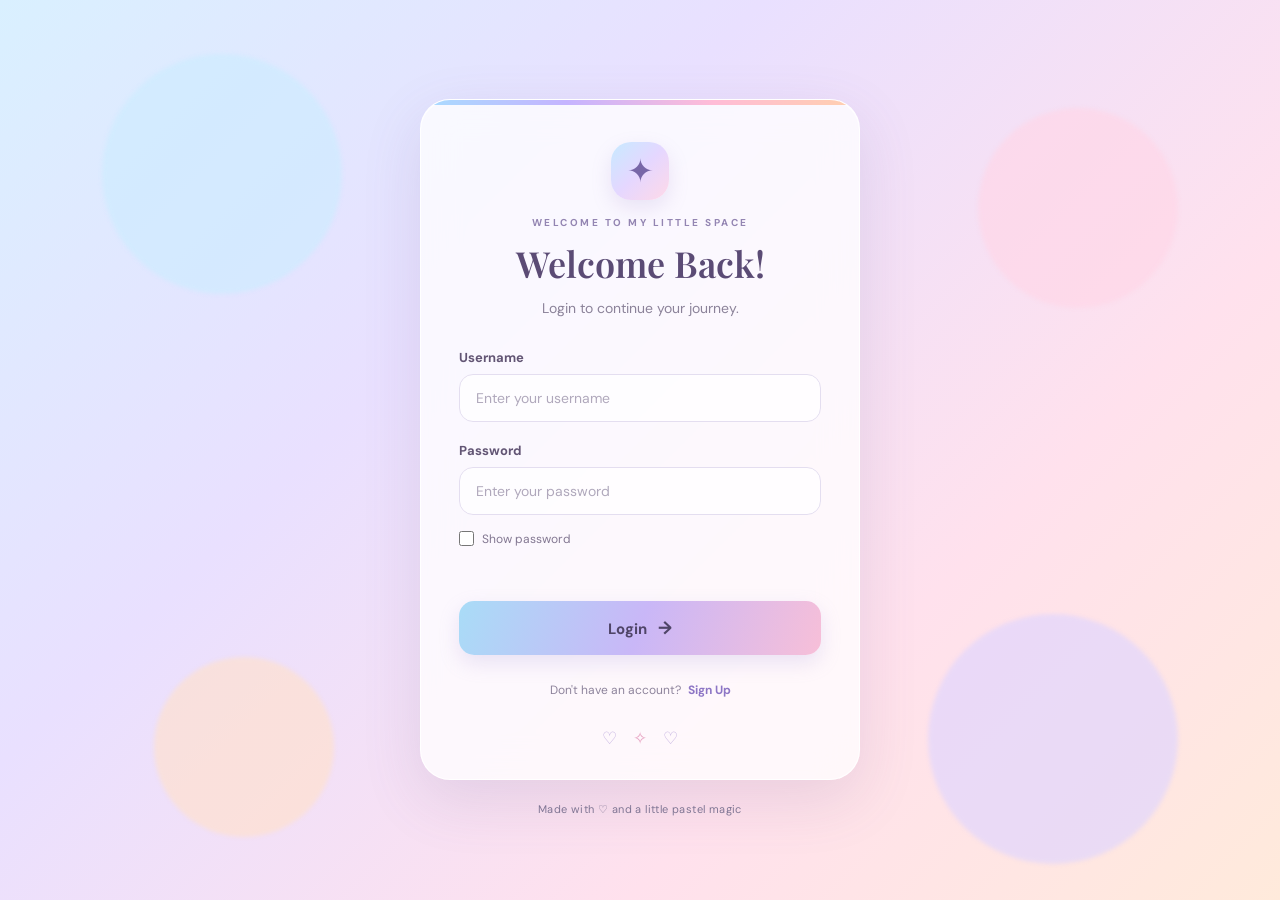
<file: login.html>
<!DOCTYPE html>
<html lang="en">
<head>
    <meta charset="UTF-8">
    <meta name="viewport" content="width=device-width, initial-scale=1.0">

    <title>Pastel Login & Sign Up</title>
    <link rel="stylesheet" href="login_style.css">
</head>

<body>

    <!-- Decorative pastel background -->
    <div class="blob blob-blue"></div>
    <div class="blob blob-pink"></div>
    <div class="blob blob-peach"></div>
    <div class="blob blob-purple"></div>

    <main class="page-wrapper">

        <section class="form-container">

            <div class="logo">✦</div>

            <p class="welcome-text">WELCOME TO MY LITTLE SPACE</p>

            <h1 id="formTitle">Welcome Back!</h1>

            <p class="subtitle" id="formSubtitle">
                Login to continue your journey.
            </p>

            <form id="authForm">

                <div class="input-group">
                    <label for="username">Username</label>
                    <input
                        type="text"
                        id="username"
                        placeholder="Enter your username"
                        autocomplete="username"
                        required
                    >
                </div>

                <div class="input-group">
                    <label for="password">Password</label>
                    <input
                        type="password"
                        id="password"
                        placeholder="Enter your password"
                        autocomplete="current-password"
                        required
                    >
                </div>

                <div class="show-password" id="showPasswordContainer">
                    <label class="checkbox-label">
                        <input type="checkbox" id="showPassword">
                        <span>Show password</span>
                    </label>
                </div>

                <div class="input-group" id="confirmGroup" hidden>
                    <label for="confirmPassword">Confirm Password</label>
                    <input
                        type="password"
                        id="confirmPassword"
                        placeholder="Re-enter your password"
                        autocomplete="new-password"
                    >
                    <p id="passwordMatchMessage" aria-live="polite"></p>
                </div>

                <p id="errorMessage" role="alert"></p>

                <button type="submit" id="submitButton">
                    Login <span>→</span>
                </button>

                <p class="toggle-text" id="toggleText">
                    Don't have an account?
                    <a href="#" id="toggleLink">Sign Up</a>
                </p>

            </form>

            <div class="bottom-decoration">
                <span>♡</span>
                <span>✧</span>
                <span>♡</span>
            </div>

        </section>

        <p class="footer-text">
            Made with ♡ and a little pastel magic
        </p>

    </main>

    <script>
        const authForm = document.getElementById("authForm");
        const formTitle = document.getElementById("formTitle");
        const formSubtitle = document.getElementById("formSubtitle");
        const usernameField = document.getElementById("username");
        const passwordField = document.getElementById("password");
        const confirmPassword = document.getElementById("confirmPassword");
        const confirmGroup = document.getElementById("confirmGroup");
        const showPassword = document.getElementById("showPassword");
        const showPasswordContainer =
            document.getElementById("showPasswordContainer");
        const submitButton = document.getElementById("submitButton");
        const toggleText = document.getElementById("toggleText");
        const toggleLink = document.getElementById("toggleLink");
        const errorMessage = document.getElementById("errorMessage");
        const passwordMatchMessage =
            document.getElementById("passwordMatchMessage");

        let isLogin = true;

        // This is a demo login system using browser storage.
        // Do not use real or sensitive passwords here.
        function showError(message) {
            errorMessage.textContent = message;
        }

        function clearMessages() {
            errorMessage.textContent = "";
            passwordMatchMessage.textContent = "";
            passwordMatchMessage.className = "";
        }

        function updateForm() {
            authForm.reset();
            clearMessages();

            passwordField.type = "password";
            confirmPassword.type = "password";
            showPassword.checked = false;

            if (isLogin) {
                formTitle.textContent = "Welcome Back!";
                formSubtitle.textContent =
                    "Login to continue your journey.";

                confirmGroup.hidden = true;
                confirmPassword.required = false;
                showPasswordContainer.hidden = false;
                passwordField.autocomplete = "current-password";
                submitButton.innerHTML = 'Login <span>→</span>';

                toggleText.innerHTML =
                    "Don't have an account? " +
                    '<a href="#" id="toggleLink">Sign Up</a>';
            } else {
                formTitle.textContent = "Create Account";
                formSubtitle.textContent =
                    "Your little corner of the internet awaits.";

                confirmGroup.hidden = false;
                confirmPassword.required = true;
                showPasswordContainer.hidden = true;
                passwordField.autocomplete = "new-password";
                submitButton.innerHTML = 'Create Account <span>→</span>';

                toggleText.innerHTML =
                    'Already have an account? ' +
                    '<a href="#" id="toggleLink">Login</a>';


            }
        }

        toggleLink.addEventListener("click", function(event) {
            event.preventDefault();
            isLogin = !isLogin;
            updateForm();
        });

        // Show or hide the password on the login form.
        showPassword.addEventListener("change", function() {
            passwordField.type = showPassword.checked ? "text" : "password";
        });

        // Give live feedback while confirming a password.
        confirmPassword.addEventListener("input", function() {
            const password = passwordField.value;
            const confirmation = confirmPassword.value;

            if (!confirmation) {
                passwordMatchMessage.textContent = "";
                passwordMatchMessage.className = "";
            } else if (password === confirmation) {
                passwordMatchMessage.textContent = "✓ Passwords match!";
                passwordMatchMessage.className = "match";
            } else {
                passwordMatchMessage.textContent =
                    "Passwords do not match yet.";
                passwordMatchMessage.className = "no-match";
            }
        });

        passwordField.addEventListener("input", function() {
            if (!isLogin && confirmPassword.value) {
                confirmPassword.dispatchEvent(new Event("input"));
            }
        });

        authForm.addEventListener("submit", function(event) {
            event.preventDefault();
            clearMessages();

            const username = usernameField.value.trim();
            const password = passwordField.value;

            if (!username || !password) {
                showError("Please fill out all required fields.");
                return;
            }

            // LOGIN
            if (isLogin) {
                const storedUsername = localStorage.getItem("username");
                const storedPassword = localStorage.getItem("password");

                if (
                    username === storedUsername &&
                    password === storedPassword
                ) {
                    localStorage.setItem("isLoggedIn", "true");
                    alert("Welcome! You have successfully logged in.");
                    window.location.href = "index.html";
                } else {
                    showError("Incorrect username or password.");
                }

                return;
            }

            // SIGN UP
            const confirmation = confirmPassword.value;

            if (password !== confirmation) {
                showError("Your passwords do not match.");
                return;
            }

            if (password.length < 6) {
                showError("Please use at least 6 characters for your password.");
                return;
            }

            if (localStorage.getItem("username") === username) {
                showError("That username is already taken.");
                return;
            }

            // Demo only: saves one account in this browser.
            localStorage.setItem("username", username);
            localStorage.setItem("password", password);

            alert("Account created! You can now log in.");

            isLogin = true;
            updateForm();
        });

        // Optional demo account for first-time testing.
        // Remove this block if you do not want a default account.
        if (!localStorage.getItem("username")) {
            localStorage.setItem("username", "admin");
            localStorage.setItem("password", "admin123");
        }

        updateForm();
    </script>

</body>
</html>
</file>
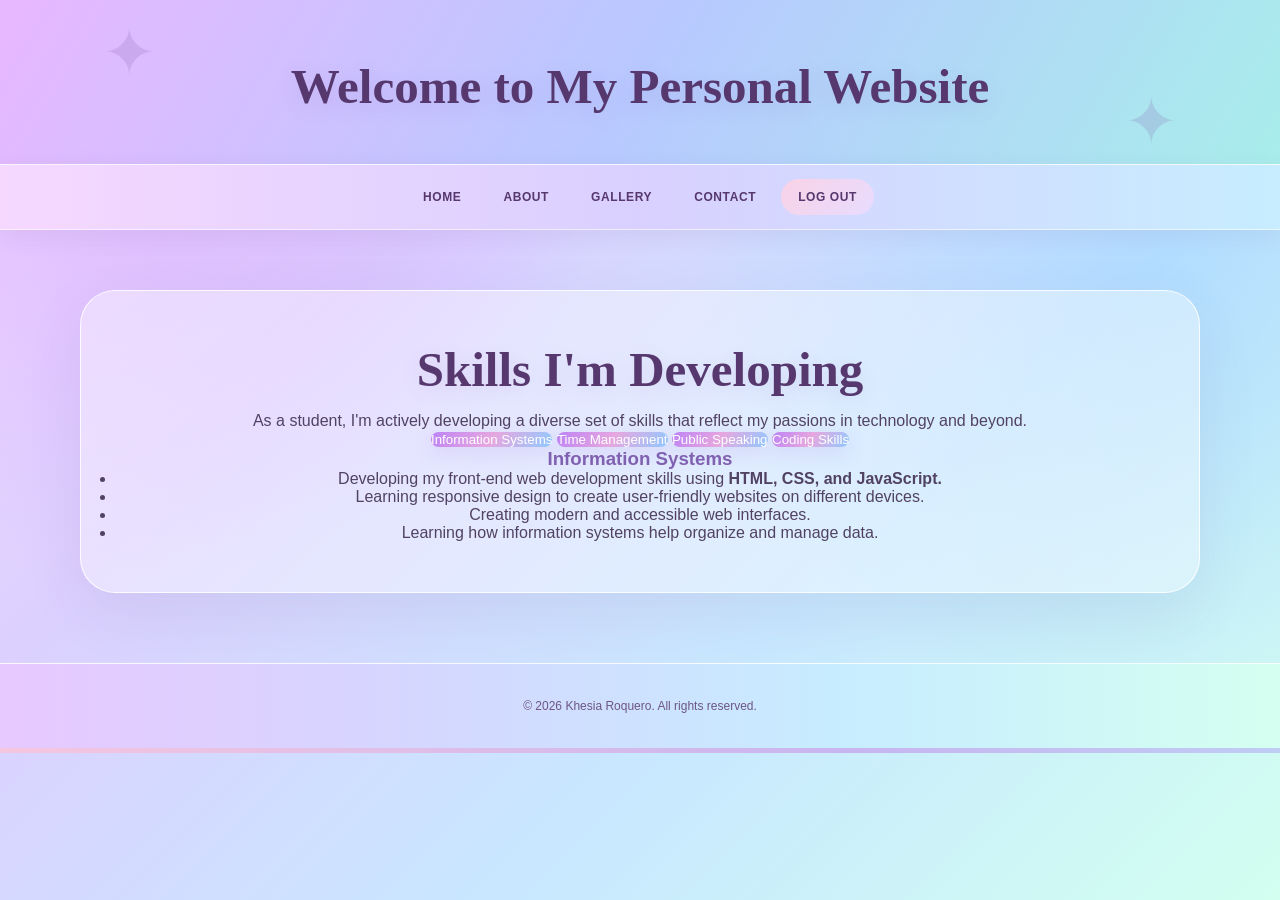
<file: skills.html>
<!DOCTYPE html>
<html lang="en">
<head>
    <meta charset="UTF-8">
    <meta name="viewport" content="width=device-width, initial-scale=1.0">
    <title>Skills I'm Developing</title>
    <link rel="stylesheet" href="style.css">
</head>

<body>

<header>
    <h1>Welcome to My Personal Website</h1>
</header>

<nav>
    <ul>
        <li><a href="index.html">HOME</a></li>

        <li class="dropdown">
            <a href="#" class="dropbtn">ABOUT</a>
            <div class="dropdown-content">
                <a href="skills.html">Skills I'm Developing</a>
                <a href="goals.html">My Goals as a Student</a>
                <a href="funfacts.html">Fun Facts About Me</a>
            </div>
        </li>

        <li><a href="gallery.html">GALLERY</a></li>
        <li><a href="contact.html">CONTACT</a></li>

        <li>
            <a href="#" class="logout-button"
               onclick="confirmLogout(event)">LOG OUT</a>
        </li>
    </ul>
</nav>

<section id="section2"></section>

<section id="drop">

    <h2>Skills I'm Developing</h2>

    <p>
        As a student, I'm actively developing a diverse set of skills
        that reflect my passions in technology and beyond.
    </p>

    <section id="skills">

        <!-- TAB BUTTONS -->
        <div class="tab">

            <button type="button" class="tablinks"
                    onclick="openTab(event, 'IS')">
                Information Systems
            </button>

            <button type="button" class="tablinks"
                    onclick="openTab(event, 'time-management')">
                Time Management
            </button>

            <button type="button" class="tablinks"
                    onclick="openTab(event, 'public-speaking')">
                Public Speaking
            </button>

            <button type="button" class="tablinks"
                    onclick="openTab(event, 'coding-skills')">
                Coding Skills
            </button>

        </div>

        <!-- INFORMATION SYSTEMS -->
        <div id="IS" class="tabcontent">

            <h3>Information Systems</h3>

            <ul>
                <li>
                    Developing my front-end web development skills using
                    <strong>HTML, CSS, and JavaScript.</strong>
                </li>

                <li>
                    Learning responsive design to create user-friendly
                    websites on different devices.
                </li>

                <li>
                    Creating modern and accessible web interfaces.
                </li>

                <li>
                    Learning how information systems help organize
                    and manage data.
                </li>
            </ul>

        </div>

        <!-- TIME MANAGEMENT -->
        <div id="time-management" class="tabcontent">

            <h3>Time Management</h3>

            <ul>
                <li>
                    Learning to prioritize important tasks and achieve
                    my goals.
                </li>

                <li>
                    Planning my schedule to finish assignments before
                    their deadlines.
                </li>

                <li>
                    Organizing my daily activities to balance school
                    and personal life.
                </li>

                <li>
                    Avoiding procrastination and making productive
                    use of my free time.
                </li>
            </ul>

        </div>

        <!-- PUBLIC SPEAKING -->
        <div id="public-speaking" class="tabcontent">

            <h3>Public Speaking</h3>

            <ul>
                <li>
                    Improving my ability to express my ideas clearly.
                </li>

                <li>
                    Practicing presentations to communicate confidently.
                </li>

                <li>
                    Building my confidence when speaking in front
                    of an audience.
                </li>

                <li>
                    Learning to organize my thoughts before speaking.
                </li>
            </ul>

        </div>

        <!-- CODING SKILLS -->
        <div id="coding-skills" class="tabcontent">

            <h3>Coding Skills</h3>

            <ul>
                <li>
                    Improving my coding skills by learning HTML,
                    CSS, JavaScript, and Python.
                </li>

                <li>
                    Practicing how to write clean and correct code.
                </li>

                <li>
                    Learning to identify and fix programming errors.
                </li>

                <li>
                    Exploring new coding techniques during my free time.
                </li>
            </ul>

        </div>

    </section>
</section>

<!-- FOOTER -->
<footer>
    <p>&copy; 2026 Khesia Roquero. All rights reserved.</p>
</footer>

<div class="footer-divider"></div>

<script>
    // OPEN SELECTED TAB
    function openTab(evt, tabName) {

        const selectedTab = document.getElementById(tabName);

        // Prevent errors if the ID does not exist
        if (!selectedTab) {
            console.error("Tab not found:", tabName);
            return;
        }

        // Hide all tab content
        const tabContents =
            document.getElementsByClassName("tabcontent");

        for (let i = 0; i < tabContents.length; i++) {
            tabContents[i].style.display = "none";
        }

        // Remove active class from all tab buttons
        const tabLinks =
            document.getElementsByClassName("tablinks");

        for (let i = 0; i < tabLinks.length; i++) {
            tabLinks[i].classList.remove("active");
        }

        // Display the selected tab
        selectedTab.style.display = "block";

        // Highlight the selected button
        if (evt && evt.currentTarget) {
            evt.currentTarget.classList.add("active");
        }
    }

    // AUTOMATICALLY OPEN THE FIRST TAB
    document.addEventListener("DOMContentLoaded", function () {
        const firstTabButton = document.querySelector(".tablinks");

        if (firstTabButton) {
            firstTabButton.click();
        }
    });

    // LOGOUT CONFIRMATION
    function confirmLogout(event) {

        if (event) {
            event.preventDefault();
        }

        const logoutConfirmed =
            confirm("Are you sure you want to log out?");

        if (logoutConfirmed) {
            localStorage.removeItem("isLoggedIn");
            window.location.href = "login.html";
        }
    }
</script>

</body>
</html>
</file>
<file: contact.css>
/* =========================================
   CONTACT PAGE
   BABY BLUE + LAVENDER + PINK + PEACH
========================================= */

@import url('https://fonts.googleapis.com/css2?family=DM+Sans:wght@400;500;600;700&family=Playfair+Display:wght@500;600;700&display=swap');

* {
    box-sizing: border-box;
}

html {
    scroll-behavior: smooth;
}

body.contact-background {
    margin: 0;
    min-height: 100vh;
    font-family: 'DM Sans', Arial, sans-serif;
    color: #514B68;

    background: linear-gradient(
        135deg,
        #BFE7FF 0%,
        #DCCFFF 35%,
        #FFD6E7 68%,
        #FFE0C7 100%
    );

    background-attachment: fixed;
}

/* =========================================
   HEADER
========================================= */

body.contact-background header {
    padding: 38px 20px;
    text-align: center;

    background: linear-gradient(
        110deg,
        #BFE7FF,
        #DCCFFF,
        #FFD6E7,
        #FFE0C7
    );
}

body.contact-background header h1 {
    margin: 0;
    font-family: 'Playfair Display', Georgia, serif;
    font-size: clamp(27px, 4vw, 43px);
    font-weight: 700;
    color: #514B68;
}

/* =========================================
   NAVIGATION
========================================= */

body.contact-background nav {
    position: relative;
    z-index: 100;
    padding: 14px 20px;

    background: rgba(255, 255, 255, 0.78);
    backdrop-filter: blur(10px);

    box-shadow: 0 4px 15px rgba(91, 79, 125, 0.08);
}

body.contact-background nav ul {
    display: flex;
    justify-content: center;
    align-items: center;
    flex-wrap: wrap;
    gap: 18px;

    margin: 0;
    padding: 0;
    list-style: none;
}

body.contact-background nav li {
    position: relative;
}

body.contact-background nav a {
    display: inline-block;
    padding: 10px 14px;

    color: #514B68;
    text-decoration: none;
    font-size: 13px;
    font-weight: 700;
    letter-spacing: 1px;

    border-radius: 25px;
    transition: all 0.3s ease;
}

body.contact-background nav a:hover {
    background: linear-gradient(
        90deg,
        #DCCFFF,
        #FFD6E7
    );

    color: #514B68;
    transform: translateY(-2px);
}

/* ABOUT DROPDOWN */

body.contact-background .dropdown-content {
    display: none;
    position: absolute;
    top: 100%;
    left: 0;

    min-width: 220px;
    padding: 8px;

    background: #FFFFFF;
    border: 1px solid #F0E5F5;
    border-radius: 14px;

    box-shadow: 0 10px 25px rgba(91, 79, 125, 0.15);
}

body.contact-background .dropdown:hover .dropdown-content,
body.contact-background .dropdown:focus-within .dropdown-content {
    display: block;
}

body.contact-background .dropdown-content a {
    display: block;
    padding: 12px;
    font-size: 13px;
    letter-spacing: 0;
}

/* LOGOUT BUTTON */

body.contact-background nav a.logout-button {
    background: linear-gradient(
        90deg,
        #DCCFFF,
        #FFD6E7,
        #FFE0C7
    );

    border-radius: 25px;
}

/* =========================================
   CONTACT SECTION
========================================= */

body.contact-background #contact {
    width: 100%;
    padding: 55px 20px;
}

/* MAIN WHITE CONTAINER */

body.contact-background .contact-content {
    display: grid;
    grid-template-columns: minmax(0, 1fr) minmax(0, 1fr);
    align-items: stretch;
    gap: 30px;

    width: 100%;
    max-width: 900px;
    margin: 0 auto;
    padding: 35px;

    background: rgba(255, 255, 255, 0.88);
    border: 1px solid rgba(255, 255, 255, 0.9);
    border-radius: 22px;

    box-shadow: 0 15px 40px rgba(91, 79, 125, 0.13);
}

/* =========================================
   LEFT SIDE - CONTACT FORM
========================================= */

body.contact-background .contact-form {
    width: 100%;
    min-width: 0;
    padding: 10px;
}

body.contact-background .contact-form h2 {
    margin: 0 0 25px;

    text-align: center;
    font-family: 'Playfair Display', Georgia, serif;
    font-size: 30px;
    color: #C77F9F;
}

body.contact-background .contact-form label {
    display: block;
    margin: 16px 0 8px;

    color: #514B68;
    font-weight: 700;
}

/* INPUT FIELDS */

body.contact-background .contact-form input,
body.contact-background .contact-form textarea {
    display: block;
    width: 100%;
    max-width: 100%;
    padding: 13px 16px;

    font-family: 'DM Sans', Arial, sans-serif;
    font-size: 14px;
    color: #514B68;

    background: #FFFFFF;
    border: 1px solid #D8D0EA;
    border-radius: 20px;
    outline: none;

    transition: all 0.3s ease;
}

body.contact-background .contact-form textarea {
    min-height: 100px;
    resize: vertical;
    border-radius: 16px;
}

body.contact-background .contact-form input::placeholder,
body.contact-background .contact-form textarea::placeholder {
    color: #A09AAF;
}

body.contact-background .contact-form input:focus,
body.contact-background .contact-form textarea:focus {
    border-color: #B9A7E8;
    box-shadow: 0 0 0 4px rgba(185, 167, 232, 0.2);
}

/* SEND MESSAGE BUTTON */

body.contact-background .contact-form button {
    display: block;
    width: 100%;
    margin-top: 22px;
    padding: 14px;

    border: none;
    border-radius: 28px;

    background: linear-gradient(
        90deg,
        #BFE7FF,
        #DCCFFF,
        #FFD6E7,
        #FFE0C7
    );

    color: #514B68;
    font-family: 'DM Sans', Arial, sans-serif;
    font-size: 13px;
    font-weight: 700;
    letter-spacing: 1px;

    cursor: pointer;
    transition: all 0.3s ease;
}

body.contact-background .contact-form button:hover {
    transform: translateY(-3px);
    box-shadow: 0 8px 18px rgba(180, 151, 195, 0.25);
}

/* FORM ERROR MESSAGES */

body.contact-background .contact-form .error {
    display: block;
    margin-top: 5px;
    color: #C34F70;
    font-size: 13px;
}

/* =========================================
   RIGHT SIDE - CONTACT DETAILS
========================================= */

body.contact-background .contact-details {
    width: 100%;
    min-width: 0;
    min-height: 420px;
    padding: 28px 25px;

    background: linear-gradient(
        145deg,
        #DCCFFF 0%,
        #CBE9FF 50%,
        #F8D8E8 100%
    );

    color: #45435F;
    border: 1px solid rgba(255, 255, 255, 0.7);
    border-radius: 17px;

    overflow-wrap: anywhere;
}

body.contact-background .contact-details h3 {
    margin: 5px 0 35px;

    text-align: center;
    font-family: 'Playfair Display', Georgia, serif;
    font-size: 28px;
    color: #45435F;
}

body.contact-background .contact-details p {
    margin: 0 0 22px;
    line-height: 1.7;
    font-size: 15px;
}

body.contact-background .contact-details strong {
    font-weight: 700;
}

body.contact-background .contact-details hr {
    width: 80%;
    height: 2px;
    margin: 18px 0;

    border: none;
    background: linear-gradient(
        90deg,
        #B9A7E8,
        #E8A9C5,
        #F3C5A5
    );
}

/* =========================================
   FOOTER
========================================= */

body.contact-background footer {
    padding: 20px;
    text-align: center;

    background: rgba(255, 255, 255, 0.55);
    color: #514B68;
    font-size: 13px;
}

body.contact-background footer p {
    margin: 0;
}

body.contact-background .footer-divider {
    width: 100%;
    height: 5px;

    background: linear-gradient(
        90deg,
        #BFE7FF,
        #DCCFFF,
        #FFD6E7,
        #FFE0C7
    );
}

/* =========================================
   RESPONSIVE DESIGN
========================================= */

@media (max-width: 700px) {
    body.contact-background header {
        padding: 28px 15px;
    }

    body.contact-background nav ul {
        gap: 6px;
    }

    body.contact-background nav a {
        padding: 9px 10px;
        font-size: 12px;
    }

    body.contact-background #contact {
        padding: 28px 12px;
    }

    body.contact-background .contact-content {
        grid-template-columns: minmax(0, 1fr);
        gap: 22px;
        padding: 20px;
    }

    body.contact-background .contact-form {
        padding: 5px;
    }

    body.contact-background .contact-form h2 {
        font-size: 26px;
    }

    body.contact-background .contact-details {
        min-height: auto;
        padding: 25px 20px;
    }

    body.contact-background .contact-details h3 {
        margin-bottom: 25px;
        font-size: 25px;
    }
}
</file>
<file: style.css>
/* ========================================
   FUN FACTS ABOUT ME
   AESTHETIC PINK AND PURPLE DESIGN
======================================== */

* {
    margin: 0;
    padding: 0;
    box-sizing: border-box;
}

:root {
    --pink: #f7c8df;
    --rose: #d65b98;
    --purple: #8964ad;
    --dark-purple: #56386e;
    --text: #45344f;
    --white: #ffffff;
}

html {
    scroll-behavior: smooth;
    scroll-padding-top: 100px;
}

body {
    font-family: 'Poppins', sans-serif;
    color: var(--text);
    min-height: 100vh;
    overflow-x: hidden;

    background: linear-gradient(
        135deg,
        #ffe5f0,
        #eee4ff,
        #e1f3ff,
        #fff0e8
    );

    background-size: 350% 350%;
    animation: backgroundFlow 16s ease infinite;
}

/* ANIMATED BACKGROUND */

@keyframes backgroundFlow {
    0% {
        background-position: 0% 50%;
    }

    50% {
        background-position: 100% 50%;
    }

    100% {
        background-position: 0% 50%;
    }
}

/* HEADER */

header {
    position: relative;
    overflow: hidden;
    text-align: center;
    padding: 55px 20px 45px;

    background: linear-gradient(
        120deg,
        rgba(255, 218, 237, 0.92),
        rgba(225, 215, 255, 0.92),
        rgba(214, 240, 255, 0.92)
    );

    border-bottom: 1px solid rgba(255, 255, 255, 0.9);
}

header::before,
header::after {
    content: "✦";
    position: absolute;
    color: rgba(137, 100, 173, 0.2);
    font-size: 65px;
    animation: floatDecoration 4s ease-in-out infinite;
}

header::before {
    top: 15px;
    left: 8%;
}

header::after {
    bottom: 5px;
    right: 8%;
    animation-delay: 1s;
}

.header-decoration {
    color: var(--rose);
    font-size: 17px;
    letter-spacing: 9px;
    margin-bottom: 12px;
}

header h1 {
    font-family: 'Playfair Display', serif;
    color: var(--dark-purple);
    font-size: clamp(30px, 5vw, 49px);
    line-height: 1.3;
    text-shadow: 0 5px 20px rgba(137, 100, 173, 0.15);
    animation: fadeDown 0.9s ease;
}

.subtitle {
    color: #765c88;
    font-size: 13px;
    margin-top: 14px;
    letter-spacing: 1px;
    animation: fadeDown 1.2s ease;
}

@keyframes floatDecoration {
    0%, 100% {
        transform: translateY(0) rotate(0deg);
    }

    50% {
        transform: translateY(-12px) rotate(15deg);
    }
}

@keyframes fadeDown {
    from {
        opacity: 0;
        transform: translateY(-18px);
    }

    to {
        opacity: 1;
        transform: translateY(0);
    }
}

/* NAVIGATION */

nav {
    position: sticky;
    top: 0;
    z-index: 1000;

    background: rgba(255, 255, 255, 0.88);
    backdrop-filter: blur(16px);
    -webkit-backdrop-filter: blur(16px);

    border-bottom: 1px solid rgba(255, 255, 255, 0.9);
    box-shadow: 0 6px 25px rgba(86, 56, 110, 0.08);
}

nav ul {
    list-style: none;
    display: flex;
    justify-content: center;
    align-items: center;
    flex-wrap: wrap;
    gap: 8px;
    padding: 14px 12px;
}

nav ul li {
    position: relative;
}

nav ul li a {
    display: block;
    padding: 11px 17px;

    color: var(--dark-purple);
    text-decoration: none;
    font-size: 12px;
    font-weight: 600;
    letter-spacing: 0.6px;

    border-radius: 30px;
    transition: all 0.3s ease;
}

nav ul li a:hover,
nav ul li a:focus-visible {
    color: #ffffff;
    background: linear-gradient(135deg, #d68bb8, #9879c3);
    box-shadow: 0 6px 18px rgba(137, 100, 173, 0.25);
    transform: translateY(-2px);
    outline: none;
}

/* DROPDOWN MENU */

.dropdown-content {
    position: absolute;
    top: calc(100% + 8px);
    left: 0;

    min-width: 225px;
    padding: 9px;

    background: rgba(255, 255, 255, 0.97);
    border: 1px solid #ffffff;
    border-radius: 18px;

    box-shadow: 0 14px 35px rgba(86, 56, 110, 0.17);

    visibility: hidden;
    opacity: 0;
    pointer-events: none;

    transform: translateY(10px);
    transition: all 0.25s ease;
}

.dropdown:hover .dropdown-content,
.dropdown:focus-within .dropdown-content {
    visibility: visible;
    opacity: 1;
    pointer-events: auto;
    transform: translateY(0);
}

.dropdown-content a {
    padding: 12px 14px;
    font-size: 12px;
    letter-spacing: 0;
    border-radius: 11px;
    white-space: normal;
}

nav ul li .logout-button {
    background: linear-gradient(135deg, #f9d2e6, #e8dcff);
}

/* SPACING */

#section2 {
    height: 15px;
}

/* MAIN SECTION */

#drop {
    width: min(1120px, 92%);
    margin: 45px auto 70px;
    padding: 50px 35px;

    text-align: center;

    background: rgba(255, 255, 255, 0.38);
    border: 1px solid rgba(255, 255, 255, 0.85);
    border-radius: 35px;

    box-shadow: 0 20px 60px rgba(93, 61, 119, 0.09);

    animation: sectionAppear 1s ease;
}

@keyframes sectionAppear {
    from {
        opacity: 0;
        transform: translateY(25px);
    }

    to {
        opacity: 1;
        transform: translateY(0);
    }
}

/* LABEL */

.section-label {
    display: inline-block;
    padding: 9px 19px;
    margin-bottom: 18px;

    color: var(--rose);
    background: rgba(255, 255, 255, 0.8);

    border: 1px solid white;
    border-radius: 30px;

    font-size: 11px;
    font-weight: 700;
    letter-spacing: 2px;

    box-shadow: 0 5px 20px rgba(217, 93, 155, 0.1);
}

/* HEADING */

#drop h2 {
    font-family: 'Playfair Display', serif;
    font-size: clamp(35px, 5vw, 49px);
    color: var(--dark-purple);
    margin-bottom: 14px;
    text-shadow: 0 5px 20px rgba(137, 100, 173, 0.12);
}

.title-decoration {
    display: flex;
    align-items: center;
    justify-content: center;
    gap: 12px;

    margin: 0 auto 25px;
    color: var(--rose);
    font-size: 19px;
}

.title-decoration span {
    display: block;
    width: 48px;
    height: 2px;
    border-radius: 5px;
    background: linear-gradient(90deg, #efb1d2, #a78bd0);
}

.intro {
    max-width: 790px;
    margin: 0 auto 24px;

    color: #6e6078;
    font-size: 14px;
    line-height: 2;
}

.instruction {
    display: inline-block;
    padding: 10px 18px;
    margin-bottom: 32px;

    color: #8862a2;
    background: rgba(255, 255, 255, 0.65);
    border-radius: 30px;

    font-size: 12px;
}

/* CARD GRID */

.funfact-container {
    display: grid;
    grid-template-columns: repeat(2, minmax(0, 1fr));
    gap: 27px;

    max-width: 900px;
    margin: 0 auto;

    perspective: 1200px;
}

/* CARD WRAPPER */

.funfact-card {
    min-width: 0;
    height: 270px;
    perspective: 1200px;
    -webkit-tap-highlight-color: transparent;
}

.funfact-inner {
    position: relative;
    width: 100%;
    height: 100%;

    transform-style: preserve-3d;
    -webkit-transform-style: preserve-3d;

    transition: transform 0.8s cubic-bezier(0.2, 0.7, 0.2, 1);
}

/* FLIP EFFECT */

.funfact-card:hover .funfact-inner,
.funfact-card:focus-within .funfact-inner {
    transform: rotateY(180deg);
}

/* FRONT AND BACK */

.funfact-front,
.funfact-back {
    position: absolute;
    inset: 0;

    display: flex;
    flex-direction: column;
    justify-content: center;
    align-items: center;

    padding: 25px;

    border: 2px solid rgba(255, 255, 255, 0.95);
    border-radius: 28px;

    text-align: center;
    overflow-wrap: anywhere;

    -webkit-backface-visibility: hidden;
    backface-visibility: hidden;

    box-shadow: 0 12px 35px rgba(83, 54, 107, 0.1);
}

/* FRONT COLORS */

.funfact-front {
    background: linear-gradient(
        145deg,
        rgba(255, 255, 255, 0.97),
        rgba(255, 230, 243, 0.95),
        rgba(237, 227, 255, 0.95)
    );
}

.funfact-card:nth-child(2) .funfact-front {
    background: linear-gradient(145deg, #fff8fc, #ffe0ed, #f4e2ff);
}

.funfact-card:nth-child(3) .funfact-front {
    background: linear-gradient(145deg, #ffffff, #e2f3ff, #eee3ff);
}

.funfact-card:nth-child(4) .funfact-front {
    background: linear-gradient(145deg, #ffffff, #f5e3ff, #ffe4ef);
}

/* BACK DESIGN */

.funfact-back {
    transform: rotateY(180deg);

    background: linear-gradient(
        145deg,
        #76549b,
        #a777b9,
        #d98bb7
    );

    color: white;
    box-shadow: 0 15px 40px rgba(108, 65, 135, 0.2);
}

.funfact-back h3 {
    font-family: 'Playfair Display', serif;
    color: white;
    font-size: 24px;
    margin-bottom: 12px;
}

.funfact-back p {
    color: white;
    font-size: 14px;
    line-height: 1.9;
}

/* ICONS AND NUMBERS */

.fact-icon {
    font-size: 42px;
    margin-bottom: 12px;
    filter: drop-shadow(0 5px 8px rgba(80, 40, 100, 0.1));
}

.fact-number {
    position: absolute;
    top: 18px;
    left: 20px;

    color: #c66ba0;
    font-size: 11px;
    font-weight: 700;
    letter-spacing: 2px;
}

.funfact-front h3 {
    color: var(--dark-purple);
    font-size: 17px;
    margin-bottom: 9px;
}

.funfact-front p {
    color: var(--dark-purple);
    font-size: 14px;
    font-weight: 500;
    line-height: 1.8;
}

.flip-hint {
    margin-top: 17px;
    color: #907aa0;
    font-size: 10px;
    letter-spacing: 0.5px;
}

.back-decoration {
    margin-top: 18px;
    padding: 7px 15px;

    color: white;
    background: rgba(255, 255, 255, 0.17);

    border: 1px solid rgba(255, 255, 255, 0.4);
    border-radius: 30px;

    font-size: 11px;
    letter-spacing: 0.5px;
}

/* CARD HOVER GLOW */

.funfact-card {
    transition: filter 0.3s ease;
}

.funfact-card:hover {
    filter: drop-shadow(0 12px 20px rgba(120, 77, 148, 0.17));
}

/* CLOSING MESSAGE */

.closing-message {
    display: flex;
    align-items: center;
    justify-content: center;
    flex-wrap: wrap;
    gap: 12px;

    margin: 42px auto 0;
    padding: 22px;

    background: rgba(255, 255, 255, 0.65);
    border: 1px solid white;
    border-radius: 22px;
}

.closing-message p {
    color: #80578f;
    font-size: 13px;
    line-height: 1.8;
}

.closing-heart {
    color: #d65b98;
    font-size: 24px;
    animation: heartbeat 1.8s ease-in-out infinite;
}

@keyframes heartbeat {
    0%, 100% {
        transform: scale(1);
    }

    50% {
        transform: scale(1.18);
    }
}

/* FOOTER */

footer {
    padding: 30px 15px;
    text-align: center;

    color: #765b87;
    background: rgba(255, 255, 255, 0.45);
    border-top: 1px solid rgba(255, 255, 255, 0.85);
}

.footer-symbol {
    color: #c777a9;
    font-size: 19px;
    letter-spacing: 5px;
    margin-bottom: 10px;
}

footer p {
    font-size: 12px;
    line-height: 2;
}

.footer-caption {
    margin-top: 4px;
    color: #9a7eaa;
}

.footer-divider {
    height: 5px;

    background: linear-gradient(
        90deg,
        #f5c6df,
        #c8b5f0,
        #b6e4f9,
        #f5c6df
    );

    background-size: 200% 100%;
    animation: dividerFlow 6s linear infinite;
}

@keyframes dividerFlow {
    from {
        background-position: 0% 50%;
    }

    to {
        background-position: 200% 50%;
    }
}

/* TABLETS */

@media (max-width: 768px) {
    #drop {
        width: 94%;
        padding: 35px 22px;
    }

    .funfact-container {
        gap: 18px;
    }

    .funfact-card {
        height: 260px;
    }

    .funfact-front,
    .funfact-back {
        padding: 18px;
    }
}

/* MOBILE PHONES */

@media (max-width: 520px) {
    header {
        padding: 38px 15px 30px;
    }

    header h1 {
        font-size: 31px;
    }

    .subtitle {
        font-size: 11px;
    }

    nav ul {
        gap: 4px;
        padding: 10px 5px;
    }

    nav ul li a {
        padding: 10px 9px;
        font-size: 10px;
    }

    .dropdown-content {
        left: 50%;
        transform: translate(-50%, 10px);
        min-width: 190px;
    }

    .dropdown:hover .dropdown-content,
    .dropdown:focus-within .dropdown-content {
        transform: translate(-50%, 0);
    }

    #drop {
        width: 94%;
        margin: 25px auto 40px;
        padding: 30px 15px;
        border-radius: 25px;
    }

    .intro {
        font-size: 13px;
        line-height: 1.9;
    }

    .funfact-container {
        grid-template-columns: 1fr;
        max-width: 350px;
        gap: 22px;
    }

    .funfact-card {
        height: 255px;
    }

    .funfact-front p {
        font-size: 15px;
    }

    .closing-message {
        padding: 17px 12px;
    }
}

/* ACCESSIBILITY */

@media (prefers-reduced-motion: reduce) {
    *,
    *::before,
    *::after {
        animation-duration: 0.01ms !important;
        animation-iteration-count: 1 !important;
        transition-duration: 0.01ms !important;
        scroll-behavior: auto !important;
    }
}
/* ===== DREAMY PASTEL GRADIENT THEME ===== */

:root {
    --pastel-purple: #c77dff;
    --pastel-pink: #f3b5f5;
    --pastel-blue: #91caff;
    --pastel-aqua: #8de3d2;
    --pastel-lavender: #c9b6ff;
    --pastel-white: #fff7ff;
    --text-color: #514263;
}

/* MAIN BACKGROUND */
body {
    background:
        radial-gradient(
            circle at 10% 10%,
            rgba(199, 125, 255, 0.35),
            transparent 35%
        ),
        radial-gradient(
            circle at 90% 30%,
            rgba(145, 202, 255, 0.4),
            transparent 35%
        ),
        linear-gradient(
            135deg,
            #f8dfff 0%,
            #dcd0ff 30%,
            #c8e8ff 65%,
            #d2fff0 100%
        );

    background-attachment: fixed;
    color: var(--text-color);
    min-height: 100vh;
}

/* HEADER */
header {
    background: linear-gradient(
        120deg,
        #e8b7ff,
        #b8c9ff,
        #a8edeb
    );
}

/* NAVIGATION */
nav {
    background: linear-gradient(
        90deg,
        #f6d8ff,
        #d9d0ff,
        #c7edff
    );
    backdrop-filter: blur(15px);
    border-bottom: 1px solid #ffffff99;
}

/* GOAL CARDS */
.goal-card {
    background: linear-gradient(
        145deg,
        #ffffffed,
        #f5e8ffed,
        #e4f5ffed
    );

    border: 1px solid #ffffff;
    border-radius: 25px;
    box-shadow: 0 12px 30px #8f72bd25;
    transition: all 0.35s ease;
}

.goal-card:hover {
    transform: translateY(-7px);
    box-shadow: 0 18px 35px #a879d844;
}

/* CARD HEADINGS */
h1 {
    color: #9865c7;
}

h2 {
    color: #a17acb;
}

h3 {
    color: #8061b1;
}

/* GRADIENT BUTTONS */
button,
.btn {
    color: white;
    background: linear-gradient(
        120deg,
        #bd83f5,
        #e6a7df,
        #91caff
    );

    border: none;
    border-radius: 30px;
    box-shadow: 0 6px 18px #ad85dc35;
    transition: 0.3s ease;
}

button:hover,
.btn:hover {
    background: linear-gradient(
        120deg,
        #a96be8,
        #d68bcf,
        #73b8f5
    );

    transform: translateY(-3px);
}

/* PROGRESS BARS */
.progress-bar,
.progress-fill {
    background: linear-gradient(
        90deg,
        #c77dff,
        #f3a9dc,
        #91caff,
        #8de3d2
    );

    border-radius: 30px;
    transition: width 0.4s ease;
}

/* MOTIVATIONAL BANNER */
.motivation,
.motivation-banner,
.dream-banner {
    background: linear-gradient(
        135deg,
        #f4d9ff,
        #dcd8ff,
        #c9eaff,
        #d0fff0
    );

    border: 1px solid #ffffff;
    border-radius: 28px;
    box-shadow: 0 12px 30px #8f72bd25;
}

/* FOOTER */
footer {
    background: linear-gradient(
        90deg,
        #e7c8ff,
        #d4d7ff,
        #c7edff,
        #d5fff0
    );

    color: #6c5685;
}

/* CHECKBOX ACCENT */
input[type="checkbox"] {
    accent-color: #b47be8;
}

/* SMOOTH PAGE TRANSITION */
html {
    scroll-behavior: smooth;
}
</file>
<file: goals.css>
/* =========================================
   GOALS PAGE — MATCH FUN FACTS PASTEL THEME
   Lavender + Baby Blue + Mint Aqua + Pink
========================================= */

html {
    min-height: 100%;
    scroll-behavior: smooth;
}

body {
    margin: 0;
    min-height: 100vh;

    background: linear-gradient(
        120deg,
        #bc88f6 0%,
        #5d9ee8 35%,
        #81f8e0 70%,
        #C9F0E4 100%
    ) !important;

    background-attachment: fixed !important;
    background-repeat: no-repeat;
    background-size: cover;

    color: #55536F;
    font-family: "DM Sans", sans-serif;
}

/* TOP HEADER */
header {
    background: linear-gradient(
        110deg,
        #D8C8ED 0%,
        #D4E5FA 45%,
        #BFEBDD 100%
    ) !important;

    color: #514A75 !important;
}

/* HEADER TITLE */
header h1 {
    color: #514A75 !important;
    font-family: "Playfair Display", serif;
}

/* NAVIGATION BAR */
nav {
    background: rgba(255, 255, 255, 0.78) !important;
    backdrop-filter: blur(12px);
}

/* NAVIGATION LINKS */
nav ul li a {
    color: #5D5877 !important;
}

/* LOG OUT BUTTON */
.logout-button {
    background: linear-gradient(
        135deg,
        #E9DDF8,
        #D8EAFE,
        #D5F3E9
    ) !important;

    color: #514A75 !important;
    border-radius: 25px;
}

/* MAIN GOALS SECTION */
#drop,
#goals,
.goals-container {
    background: rgba(255, 255, 255, 0.38) !important;
    border: 1px solid rgba(255, 255, 255, 0.55);
    border-radius: 28px;
}

/* SECTION HEADINGS */
h2,
h3 {
    color: #514A75;
    font-family: "Playfair Display", serif;
}

/* GOAL CARDS */
.goal-card,
.goal-item {
    background: rgba(255, 255, 255, 0.72) !important;
    border: 1px solid rgba(255, 255, 255, 0.8);
    border-radius: 22px;
    box-shadow: 0 8px 25px rgba(100, 100, 140, 0.08);
}

/* BUTTONS */
button,
.dream-button {
    background: linear-gradient(
        120deg,
        #6c5585,
        #647a91,
        #658680
    ) !important;

    color: #514A75 !important;
    border: 1px solid rgba(255, 255, 255, 0.8);
    border-radius: 25px;
    transition: transform 0.25s ease;
}

button:hover,
.dream-button:hover {
    transform: translateY(-2px);
}

/* FOOTER */
footer {
    background: rgba(255, 255, 255, 0.55) !important;
    color: #5D5877 !important;
}
</file>
<file: login_style.css>
@import url('https://fonts.googleapis.com/css2?family=DM+Sans:wght@400;500;600;700&family=Playfair+Display:wght@500;600;700&display=swap');

:root {
    --baby-blue: #ccecff;
    --lavender: #dfd5ff;
    --pink: #ffd6e7;
    --peach: #ffe1cc;
    --text: #514761;
    --muted: #8b8299;
    --white: rgba(255, 255, 255, 0.76);
}

* {
    margin: 0;
    padding: 0;
    box-sizing: border-box;
}

body {
    min-height: 100vh;
    font-family: "DM Sans", sans-serif;
    color: var(--text);
    background: linear-gradient(
        135deg,
        #d9f0ff 0%,
        #e9e0ff 35%,
        #ffe1ed 70%,
        #ffeadb 100%
    );
    overflow-x: hidden;
}

.page-wrapper {
    min-height: 100vh;
    display: flex;
    flex-direction: column;
    align-items: center;
    justify-content: center;
    padding: 35px 20px 20px;
    position: relative;
    z-index: 1;
}

/* Floating pastel decorations */

.blob {
    position: fixed;
    border-radius: 50%;
    filter: blur(2px);
    opacity: 0.65;
    pointer-events: none;
    animation: float 8s ease-in-out infinite;
}

.blob-blue {
    width: 240px;
    height: 240px;
    background: var(--baby-blue);
    top: 6%;
    left: 8%;
}

.blob-pink {
    width: 200px;
    height: 200px;
    background: var(--pink);
    right: 8%;
    top: 12%;
    animation-delay: -2s;
}

.blob-peach {
    width: 180px;
    height: 180px;
    background: var(--peach);
    left: 12%;
    bottom: 7%;
    animation-delay: -4s;
}

.blob-purple {
    width: 250px;
    height: 250px;
    background: var(--lavender);
    right: 8%;
    bottom: 4%;
    animation-delay: -1s;
}

@keyframes float {
    0%, 100% {
        transform: translateY(0) rotate(0deg);
    }

    50% {
        transform: translateY(-22px) rotate(8deg);
    }
}

/* Main glass-style card */

.form-container {
    width: 100%;
    max-width: 440px;
    padding: 42px 38px 30px;
    background: var(--white);
    border: 1px solid rgba(255, 255, 255, 0.9);
    border-radius: 30px;
    box-shadow:
        0 20px 60px rgba(108, 93, 145, 0.14),
        inset 0 1px 0 rgba(255, 255, 255, 0.8);
    backdrop-filter: blur(18px);
    -webkit-backdrop-filter: blur(18px);
    position: relative;
    overflow: hidden;
    animation: appear 0.8s ease both;
}

.form-container::before {
    content: "";
    position: absolute;
    height: 5px;
    top: 0;
    left: 0;
    right: 0;
    background: linear-gradient(
        90deg,
        #a8ddff,
        #c5b4ff,
        #ffbcd7,
        #ffd0ad
    );
}

@keyframes appear {
    from {
        opacity: 0;
        transform: translateY(25px);
    }

    to {
        opacity: 1;
        transform: translateY(0);
    }
}

.logo {
    width: 58px;
    height: 58px;
    display: flex;
    align-items: center;
    justify-content: center;
    margin: 0 auto 16px;
    border-radius: 20px;
    background: linear-gradient(135deg, #c7eaff, #e5d7ff, #ffd9e8);
    color: #7866a8;
    font-size: 32px;
    box-shadow: 0 8px 20px rgba(151, 130, 199, 0.18);
}

.welcome-text {
    text-align: center;
    font-size: 10px;
    font-weight: 700;
    letter-spacing: 2.5px;
    color: #9385b2;
    margin-bottom: 10px;
}

h1 {
    font-family: "Playfair Display", serif;
    font-size: clamp(29px, 6vw, 36px);
    font-weight: 600;
    text-align: center;
    color: #5b4b75;
    margin-bottom: 10px;
}

.subtitle {
    text-align: center;
    color: var(--muted);
    font-size: 14px;
    line-height: 1.6;
    margin-bottom: 30px;
}

/* Form inputs */

.input-group {
    margin-bottom: 20px;
}

.input-group label {
    display: block;
    margin-bottom: 8px;
    font-size: 13px;
    font-weight: 700;
    color: #625574;
}

.input-group input {
    width: 100%;
    padding: 14px 16px;
    border: 1.5px solid #e4def0;
    border-radius: 14px;
    outline: none;
    background: rgba(255, 255, 255, 0.72);
    color: #514761;
    font-family: inherit;
    font-size: 14px;
    transition: border-color 0.25s, box-shadow 0.25s,
        background 0.25s;
}

.input-group input::placeholder {
    color: #b0a8bc;
}

.input-group input:focus {
    border-color: #b7a6ef;
    background: #fff;
    box-shadow: 0 0 0 4px rgba(190, 173, 245, 0.2);
}

/* Show password */

.show-password {
    margin-top: -5px;
    margin-bottom: 20px;
}

.checkbox-label {
    display: inline-flex;
    align-items: center;
    gap: 8px;
    color: #827791;
    font-size: 12px;
    cursor: pointer;
}

.checkbox-label input {
    accent-color: #a997e9;
    width: 15px;
    height: 15px;
    cursor: pointer;
}

/* Password match feedback */

#passwordMatchMessage {
    margin-top: 8px;
    font-size: 12px;
}

#passwordMatchMessage.match {
    color: #418c73;
}

#passwordMatchMessage.no-match {
    color: #d36c8d;
}

/* Error message */

#errorMessage {
    min-height: 18px;
    margin: 0 0 12px;
    color: #c45478;
    font-size: 12px;
    line-height: 1.5;
}

/* Gradient button */

button[type="submit"] {
    width: 100%;
    padding: 15px 18px;
    border: none;
    border-radius: 15px;
    background: linear-gradient(
        110deg,
        #a9dcf7,
        #c9b7f7,
        #f7bfd8
    );
    color: #4f4568;
    font-family: inherit;
    font-size: 15px;
    font-weight: 700;
    cursor: pointer;
    box-shadow: 0 8px 20px rgba(169, 151, 218, 0.23);
    transition: transform 0.25s, box-shadow 0.25s;
}

button[type="submit"] span {
    margin-left: 7px;
    font-size: 18px;
}

button[type="submit"]:hover {
    transform: translateY(-3px);
    box-shadow: 0 12px 25px rgba(169, 151, 218, 0.32);
}

button[type="submit"]:active {
    transform: translateY(0);
}

/* Switch login and signup */

.toggle-text {
    text-align: center;
    margin-top: 25px;
    font-size: 12px;
    color: #8d839b;
    line-height: 1.8;
}

.toggle-text a {
    color: #8d76c5;
    font-weight: 700;
    text-decoration: none;
    margin-left: 4px;
    transition: color 0.2s;
}

.toggle-text a:hover {
    color: #d17da7;
    text-decoration: underline;
}

.bottom-decoration {
    display: flex;
    justify-content: center;
    gap: 16px;
    margin-top: 25px;
    color: #c0addf;
    font-size: 17px;
}

.bottom-decoration span:nth-child(2) {
    color: #e7a5c3;
}

.footer-text {
    margin-top: 22px;
    text-align: center;
    font-size: 11px;
    color: #827895;
    letter-spacing: 0.4px;
}

/* Hide unused fields cleanly */

[hidden] {
    display: none !important;
}

/* Mobile layout */

@media (max-width: 480px) {
    .page-wrapper {
        padding: 25px 15px 18px;
    }

    .form-container {
        padding: 35px 24px 25px;
        border-radius: 25px;
    }

    .blob-blue {
        width: 150px;
        height: 150px;
        left: -60px;
    }

    .blob-pink {
        width: 140px;
        height: 140px;
        right: -55px;
    }

    .blob-peach {
        width: 130px;
        height: 130px;
    }

    .blob-purple {
        width: 160px;
        height: 160px;
        right: -70px;
    }
}

@media (prefers-reduced-motion: reduce) {
    *,
    *::before,
    *::after {
        animation: none !important;
        transition: none !important;
        scroll-behavior: auto !important;
    }
}
</file>
